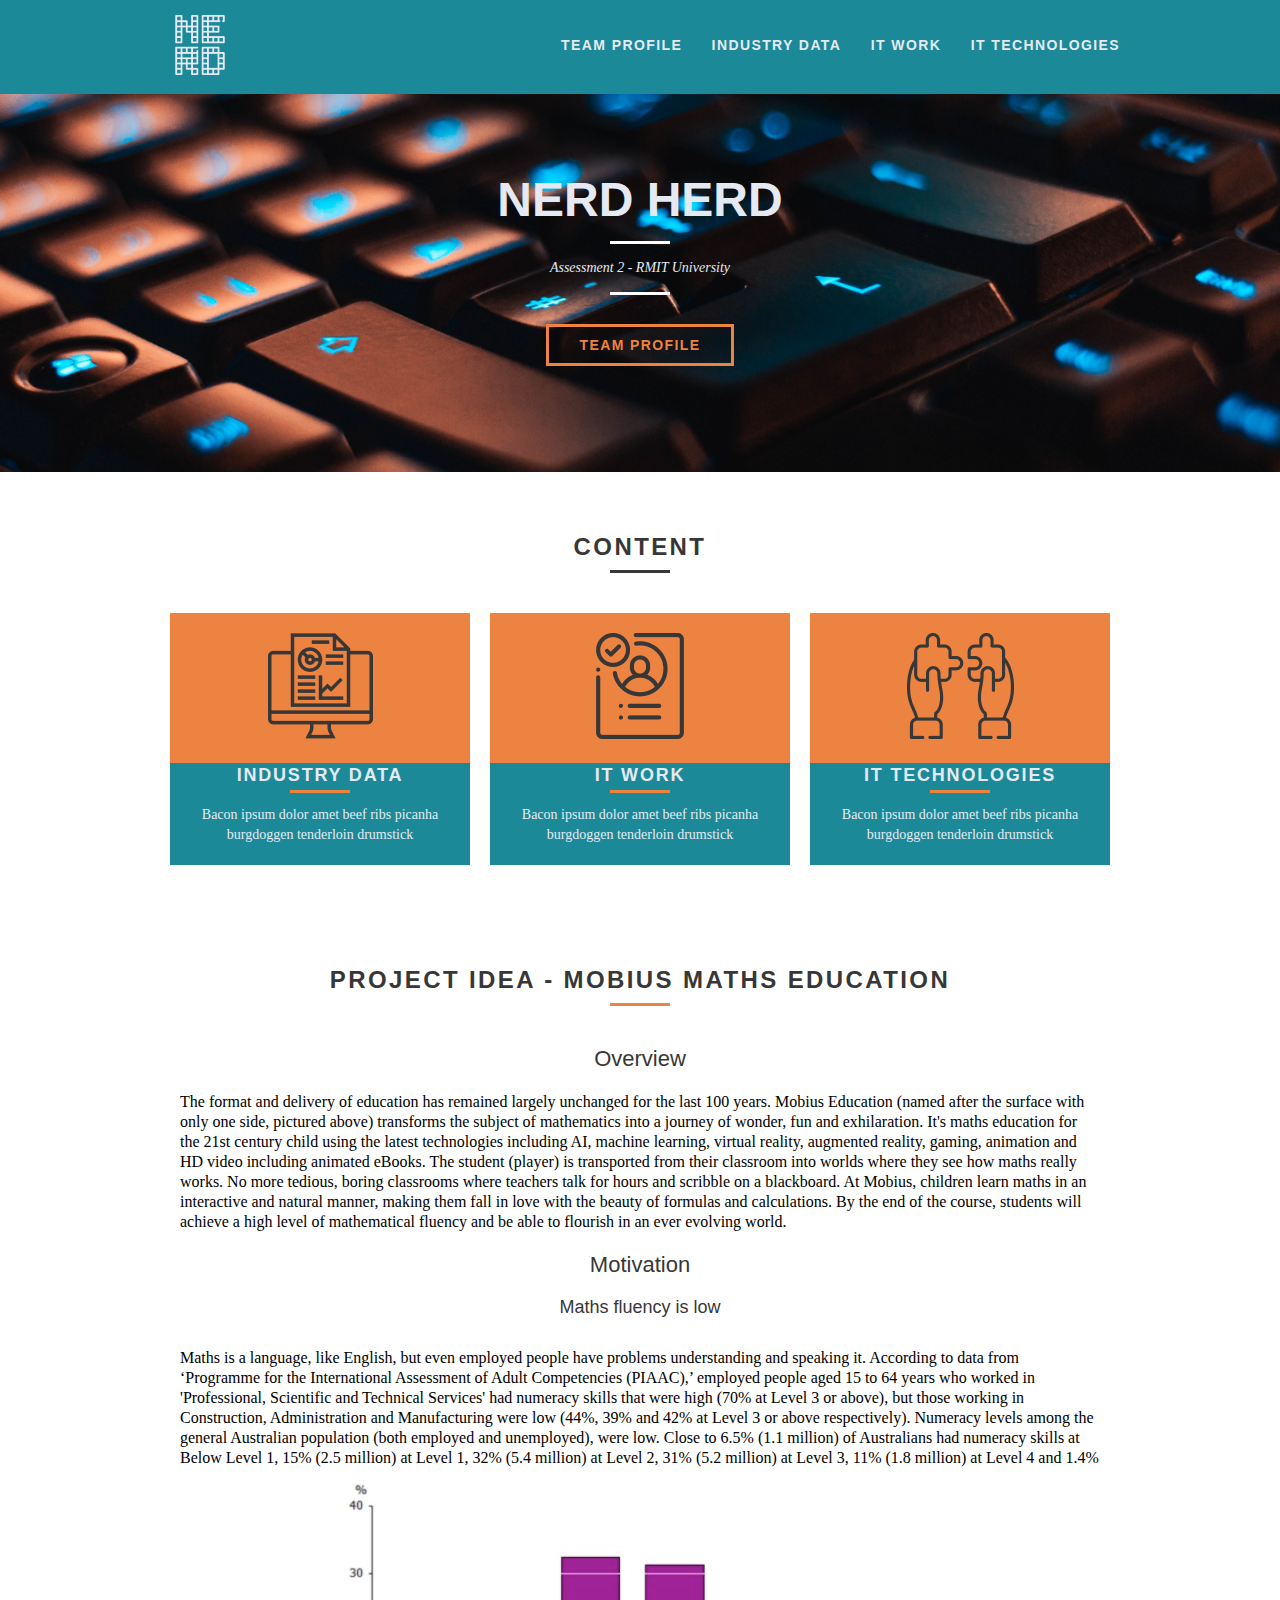
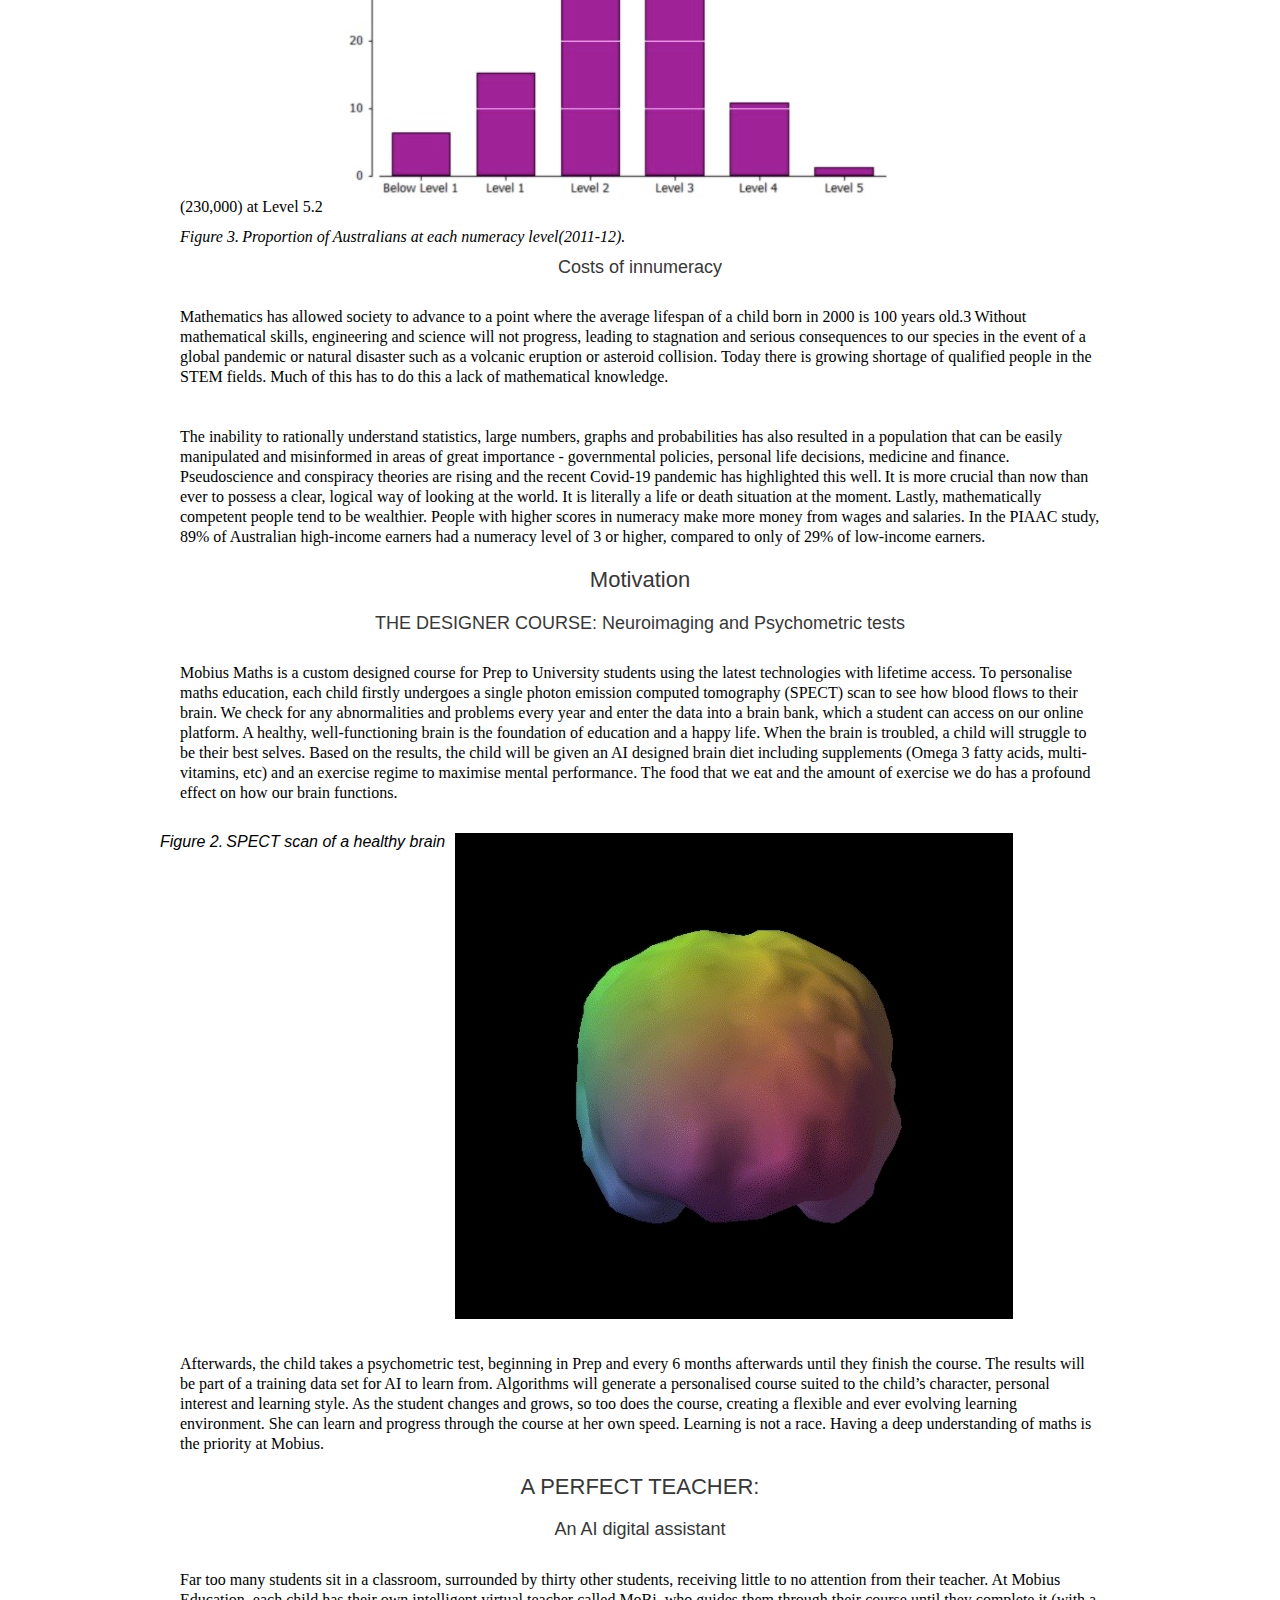
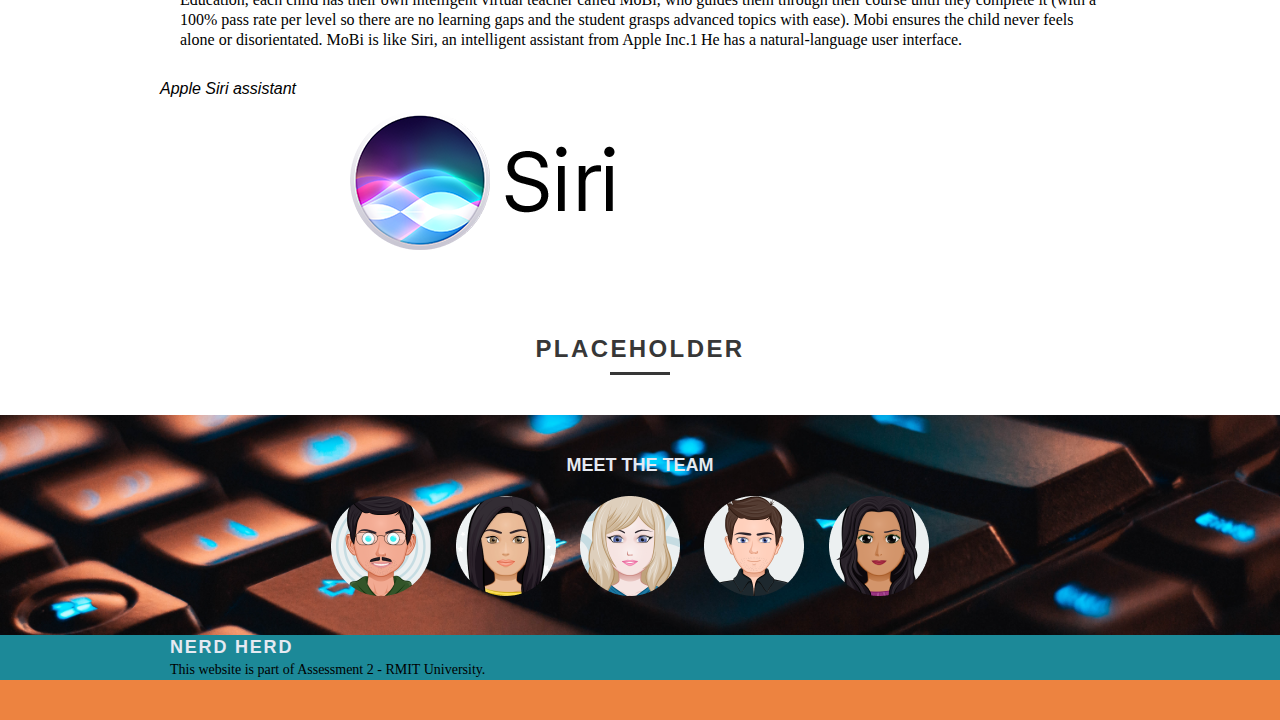
<file: assessment2Website/web/index.html>
<!DOCTYPE html>
<html>
<head>
	<meta charset="utf-8">
	<title>Nerd Herd</title>
	<link rel="stylesheet" href="css/normalize.css">
	<link rel="stylesheet" href="css/reset.css">
	<link rel="stylesheet" href="css/grid.css">
	<link rel="stylesheet" href="css/style.css">
</head>
<body>
	<header class="header">
		<div class="container">
			<a href="index.html" class="grid-4"> 
				<img src="img/nerd2.png" alt="Nerd Herd">
			</a>
			<nav class="grid12 header_menu">
				<ul>
					<li><a href="groupProfile.html"> Team Profile </a></li>
					<li><a href="industryData.html"> Industry Data </a></li>
					<li><a href="itWork.html"> IT Work </a></li>
					<li><a href="itTechnologies.html"> IT Technologies </a ></li>
				</ul>
			</nav>
		</div>
	</header>
	<section class="intro">
		<div class="container">
			<h1>Nerd Herd</h1>
			<blockquote class="quote-external">
				<p>Assessment 2 - RMIT University</p>
			</blockquote>
			<a href="groupProfile.html" class="btn">Team Profile</a>
		</div>
		
	</section>
	<section class="project container">
		<h2 class="subtitle">Content</h2>
		<ul class="project_list">

			<li class="grid-1-3">
				<div class="project_icons">
				<img src="img/industry-data5.png" alt="Industry Data">
				</div>
				<h3><a href="industryData.html">Industry Data</a></h3>
				<p>Bacon ipsum dolor amet beef ribs picanha burgdoggen tenderloin drumstick</p>
			</li>

			<li class="grid-1-3">
				<div class="project_icons">
				<img src="img/ideal-jobs1.png" alt="IT Work">
				</div>
				<h3><a href="itWork.html">IT Work</a></h3>
				<p>Bacon ipsum dolor amet beef ribs picanha burgdoggen tenderloin drumstick</p>
			</li>

			<li class="grid-1-3">
				<div class="project_icons">
				<img src="img/project-ideas2.png" alt="Project Ideas">
				</div>
				<h3><a href="itTechnologies.html">IT Technologies</a></h3>
				<p>Bacon ipsum dolor amet beef ribs picanha burgdoggen tenderloin drumstick</p>
			</li>

		</ul>

	</section>

	<section class="project-idea">
		<div class="container">
			<h2 class="subtitle"> Project Idea - Mobius Maths Education  </h2>
			<ul class="project_items">
				<h4>Overview</h4>	
				<a><p>
					The format and delivery of education has remained largely unchanged for the last 100 years. 
					Mobius Education (named after the surface with only one side, pictured above) transforms the 
					subject of mathematics into a journey of wonder, fun and exhilaration. It's maths education for 
					the 21st century child using the latest technologies including AI, machine learning, virtual 
					reality, augmented reality, gaming, animation and HD video including animated eBooks. 
					The student (player) is transported from their classroom into worlds where they see how maths 
					really works. No more tedious, boring classrooms where teachers talk for hours and scribble on 
					a blackboard. At Mobius, children learn maths in an interactive and natural manner, making 
					them fall in love with the beauty of formulas and calculations. By the end of the course, 
					students will achieve a high level of mathematical fluency and be able to flourish in an ever 
					evolving world. 
				</p>
				</a>
				<h4>Motivation</h4>
				<h3>Maths fluency is low</h3>
				<a><p>
					Maths is a language, like English, but even employed people have problems understanding and 
					speaking it. According to data from ‘Programme for the International Assessment of Adult 
					Competencies (PIAAC),’ employed people aged 15 to 64 years who worked in 'Professional, 
					Scientific and Technical Services' had numeracy skills that were high (70% at Level 3 or above), 
					but those working in Construction, Administration and Manufacturing were low (44%, 39% and 42% 
					at Level 3 or above respectively).
					Numeracy levels among the general Australian population (both employed and unemployed), were low. 
					Close to 6.5% (1.1 million) of Australians had numeracy skills at Below Level 1, 15% (2.5 million) 
					at Level 1, 32% (5.4 million) at Level 2, 31% (5.2 million) at Level 3, 11% (1.8 million) at Level 4 
					and 1.4% (230,000) at Level 5.2 

					<img src="img/graph1.jpeg" alt="Figure 3. Proportion of Australians at each numeracy level(2011-12).2">
					<cite>Figure 3. Proportion of Australians at each numeracy level(2011-12). </cite>
				</p>
				</a>
				<h3>Costs of innumeracy </h3>
				<a><p>
					Mathematics has allowed society to advance to a point where the average lifespan of a child born 
					in 2000 is 100 years old.3 Without mathematical skills, engineering and science will not progress, 
					leading to stagnation and serious consequences to our species in the event of a global pandemic or 
					natural disaster such as a volcanic eruption or asteroid collision. Today there is growing shortage 
					of qualified people in the STEM fields. Much of this has to do this a lack of mathematical knowledge.

				</p>
				</a>

				<a><p>
					The inability to rationally understand statistics, large numbers, graphs and probabilities 
					has also resulted in a population that can be easily manipulated and misinformed in areas of 
					great importance - governmental policies, personal life decisions, medicine and finance. 
					Pseudoscience and conspiracy theories are rising and the recent Covid-19 pandemic has highlighted 
					this well. It is more crucial than now than ever to possess a clear, logical way of looking 
					at the world. It is literally a life or death situation at the moment. Lastly, mathematically 
					competent people tend to be wealthier. People with higher scores in numeracy make more money 
					from wages and salaries. In the PIAAC study, 89% of Australian high-income earners had a numeracy 
					level of 3 or higher, compared to only of 29% of low-income earners.

				</p>
				</a>

				<h4>Motivation</h4>
				<h3>THE DESIGNER COURSE: Neuroimaging and Psychometric tests</h3>
				<a><p>
					Mobius Maths is a custom designed course for Prep to University students using the latest 
					technologies with lifetime access. To personalise maths education, each child firstly undergoes 
					a single photon emission computed tomography (SPECT) scan to see how blood flows to their brain. 
					We check for any abnormalities and problems every year and enter the data into a brain bank, 
					which a student can access on our online platform. A healthy, well-functioning brain is the 
					foundation of education and a happy life. When the brain is troubled, a child will struggle 
					to be their best selves. Based on the results, the child will be given an AI designed brain 
					diet including supplements (Omega 3 fatty acids, multi-vitamins, etc) and an exercise regime 
					to maximise mental performance. The food that we eat and the amount of exercise we do has a 
					profound effect on how our brain functions.</p>
				</a>
					<div class="citeImage">
					<img src="img/brain1.jpeg" alt="Figure 2. SPECT scan of a healthy brain">
					<cite>Figure 2. SPECT scan of a healthy brain </cite>
				</div>

				<a><p>
					Afterwards, the child takes a psychometric test, beginning in Prep and every 6 
					months afterwards until they finish the course. The results will be part of a training 
					data set for AI to learn from. Algorithms will generate a personalised course suited to the 
					child’s character, personal interest and learning style. As the student changes and grows, so 
					too does the course, creating a flexible and ever evolving learning environment. She can learn 
					and progress through the course at her own speed. Learning is not a race. Having a deep 
					understanding of maths is the priority at Mobius. 
				</p>
				</a>

				<h4>A PERFECT TEACHER:</h4>
				<h3> An AI digital assistant </h3>
				<a><p>
					Far too many students sit in a classroom, surrounded by thirty other students, 
					receiving little to no attention from their teacher. At Mobius Education, each child 
					has their own intelligent virtual teacher called MoBi, who guides them through their 
					course until they complete it (with a 100% pass rate per level so there are no learning 
					gaps and the student grasps advanced topics with ease). Mobi ensures the child never feels 
					alone or disorientated. MoBi is like Siri, an intelligent assistant from Apple Inc.1 He has 
					a natural-language user interface.
				</p></a>
				<div class="citeImage">
					<img src="img/apple-siri.png" alt="FIGURE: Apple Siri">
					<cite>Apple Siri assistant </cite>
				</div>

			</ul>
			</div>

	</section>

	<section class="quality container">
		<h2 class="subtitle"> placeholder</h2>
		

	</section>

	<section class="break">
		<div class="container footer_group">
			<h3>Meet the team</h3>
		<ul>
			<li><a href="http://www.facebook.com" target="_blank"><img src="img/bryce1.png"></a></li>
			<li><a href="http://www.instagram.com" target="_blank"><img src="img/cintia1.png"></a></li>
			<li><a href="http://www.twitter.com" target="_blank"><img src="img/chloe1.png"></a></li>
			<li><a href="http://www.twitter.com" target="_blank"><img src="img/bart1.png"></a></li>
			<li><a href="http://www.twitter.com" target="_blank"><img src="img/dee1.png"></a></li>
		</ul>
		</div>
	</section>

	<footer>
		<div class="footer">
			<div class="container">
			<div class="grid-8 footer_history">
				<h3> Nerd Herd</h3>
				<p>This website is part of Assessment 2 - RMIT University.</p>
			</div>	
			</div>
			
		</div>

		<div class="copyright">
			<div class="container">
				<p class="grid-16"></p>
			</div>
			
		</div>
	</footer>

</body>
</html>
</file>
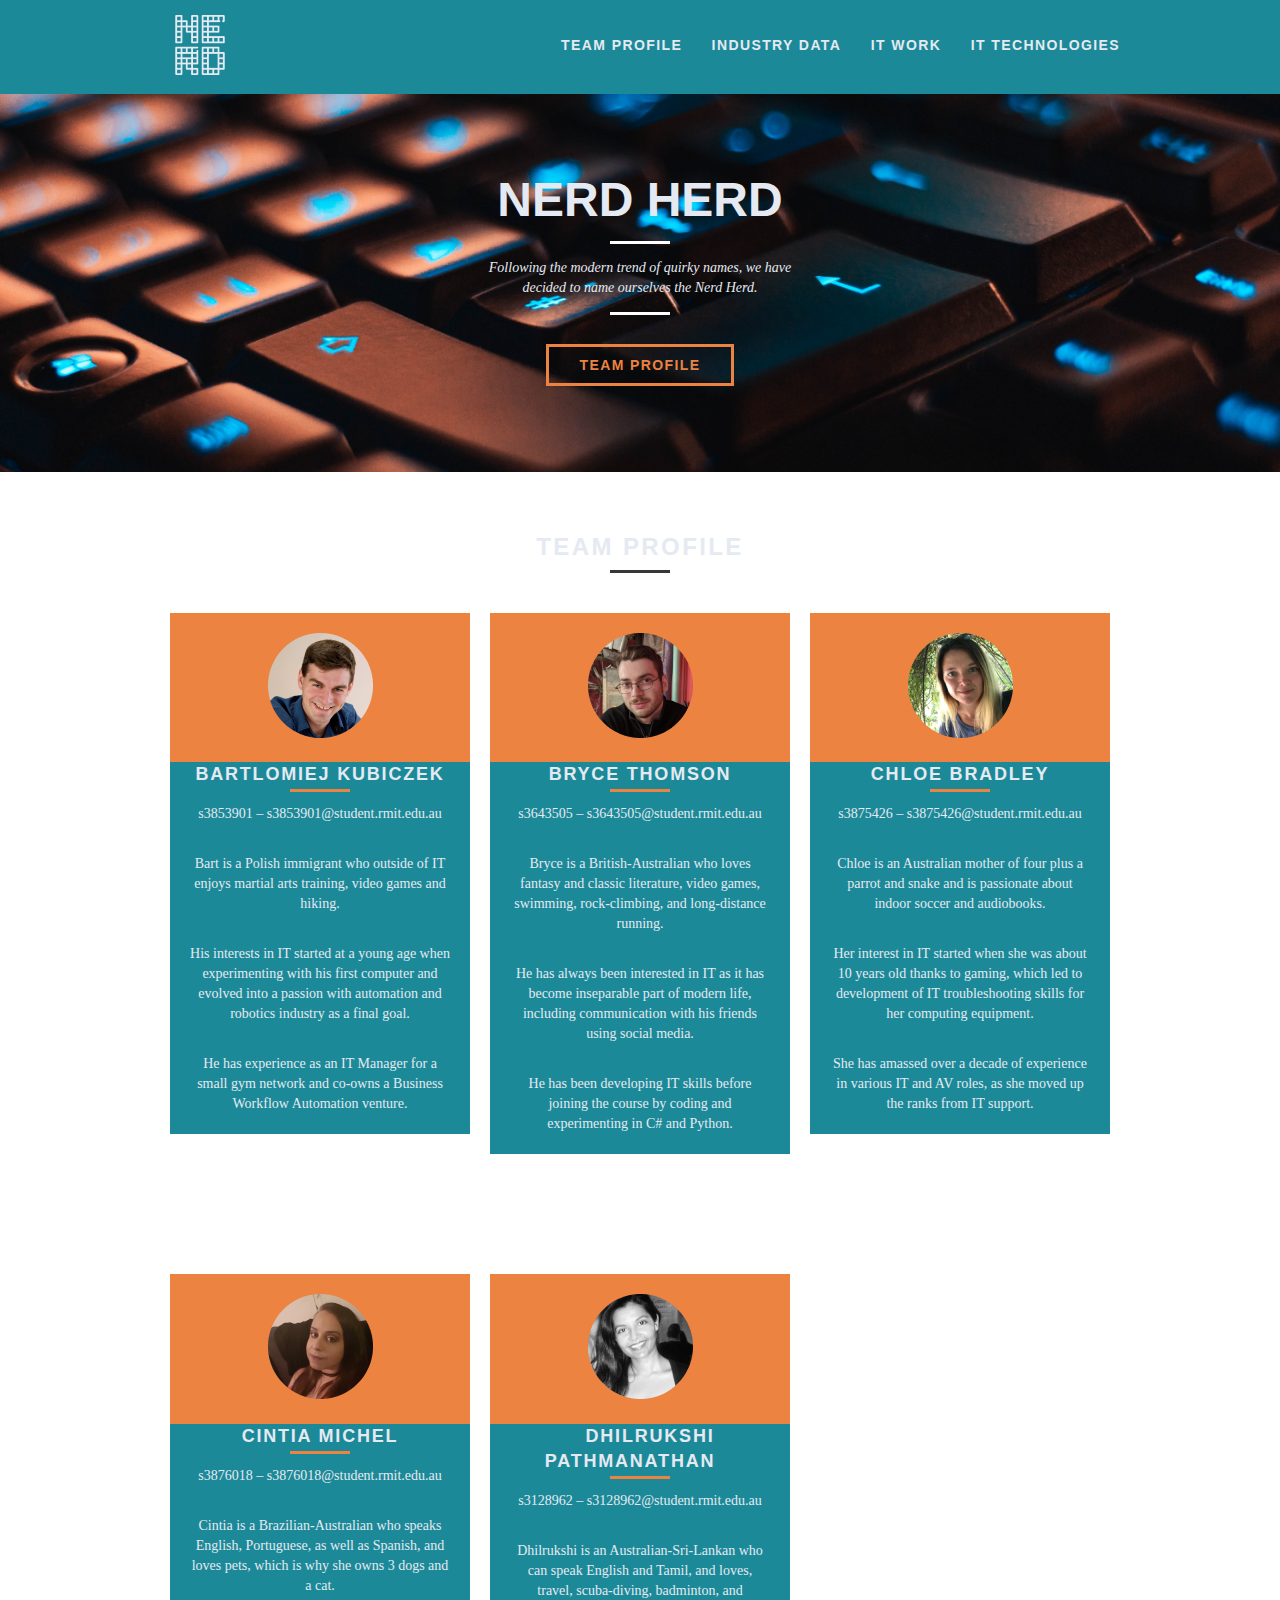
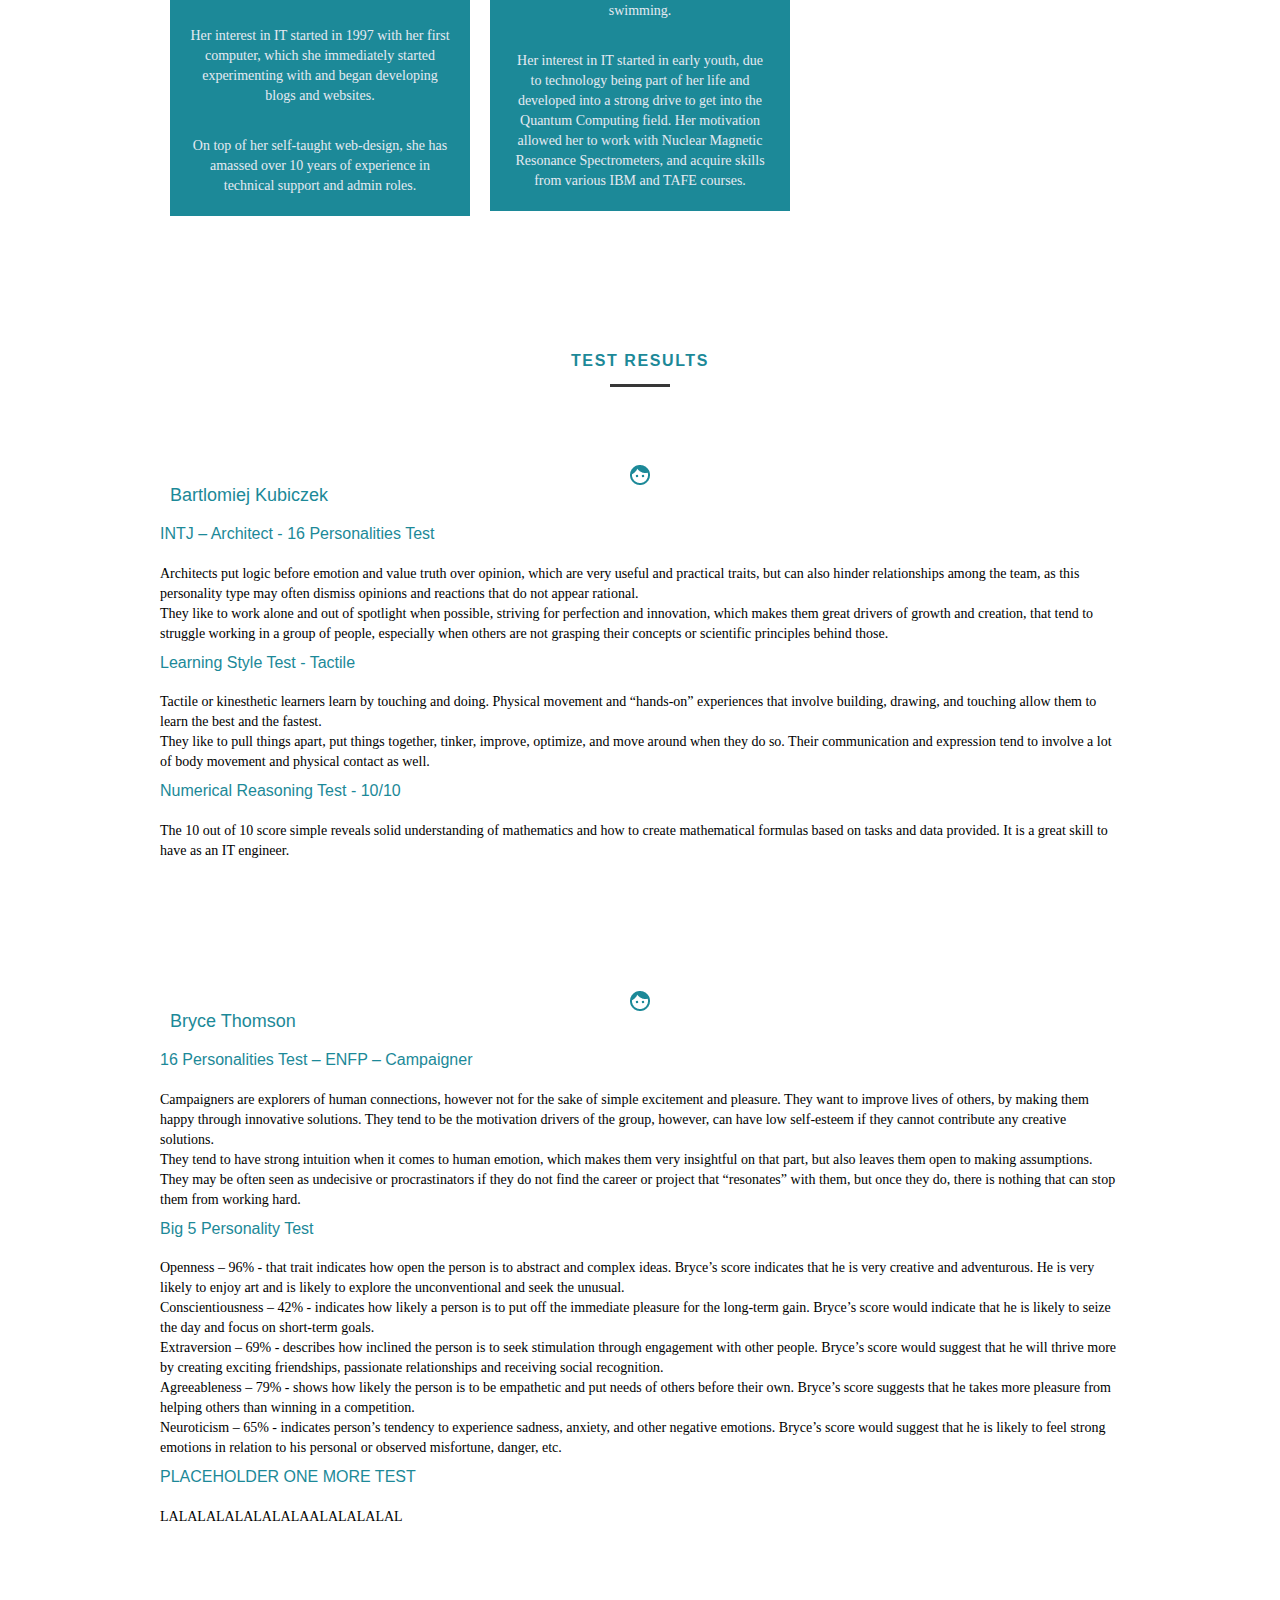
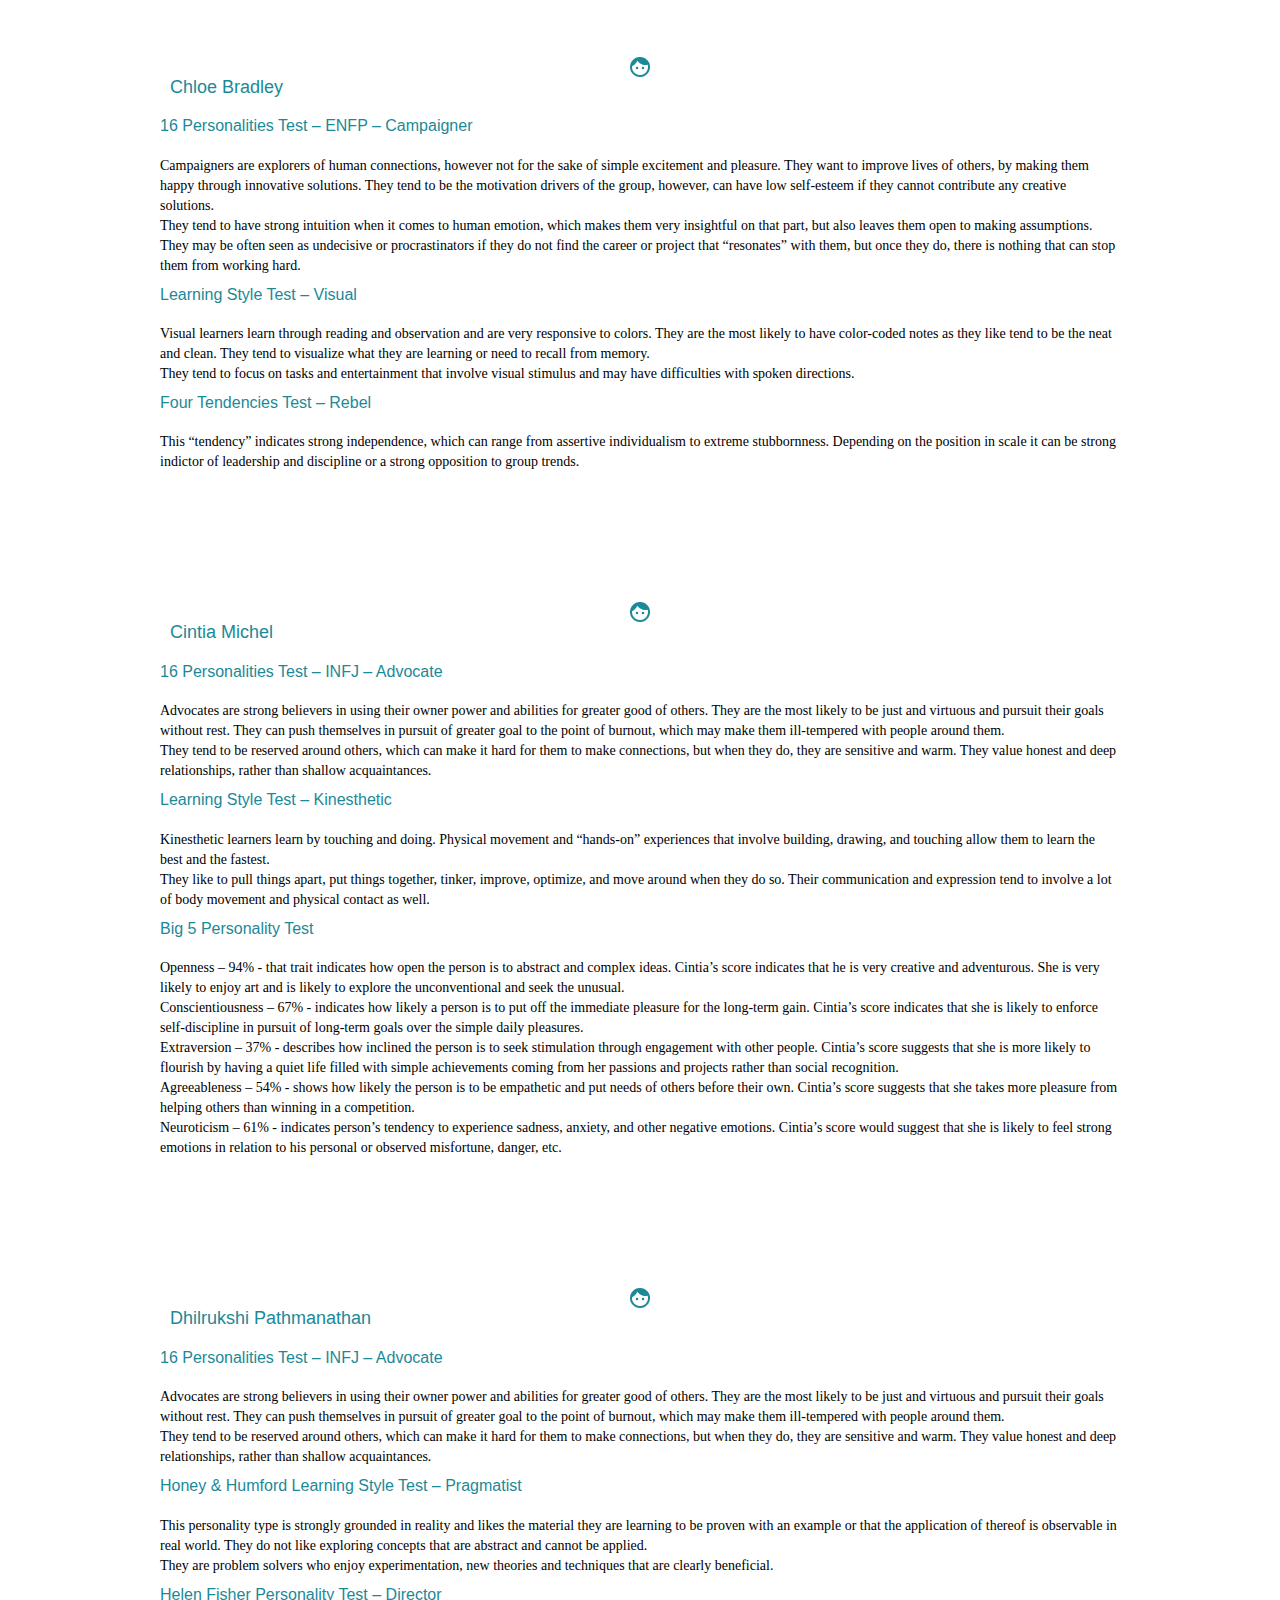
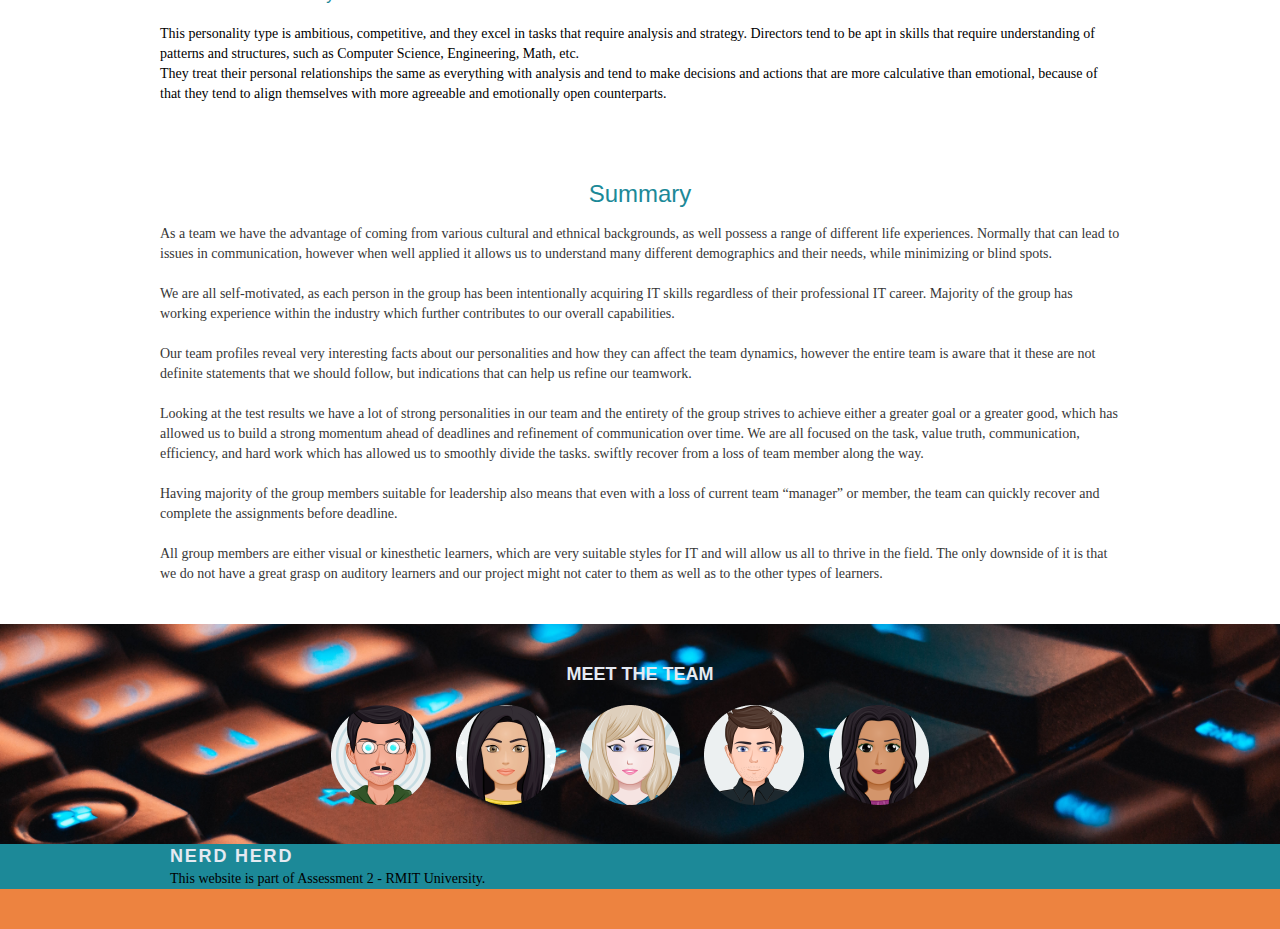
<file: assessment2Website/web/groupProfile.html>
<!DOCTYPE html>
<html>
<head>
	<meta charset="utf-8">
	<title>Nerd Herd</title>
	<link rel="stylesheet" href="css/normalize.css">
	<link rel="stylesheet" href="css/reset.css">
	<link rel="stylesheet" href="css/grid.css">
	<link rel="stylesheet" href="css/style.css">
</head>
<body>
	<header class="header">
		<div class="container">
			<a href="index.html" class="grid-4"> 
				<img src="img/nerd2.png" alt="Nerd Herd">
			</a>
			<nav class="grid12 header_menu">
				<ul>
					<li><a href="groupProfile.html"> Team Profile </a></li>
					<li><a href="industryData.html"> Industry Data </a></li>
					<li><a href="itWork.html"> IT Work </a></li>
					<li><a href="itTechnologies.html"> IT Technologies </a ></li>
				</ul>
			</nav>
		</div>
	</header>
	<section class="intro">
		<div class="container">
			<h1>Nerd Herd</h1>
			<blockquote class="quote-external">
				<p>Following the modern trend of quirky names, we have decided to name ourselves the Nerd Herd. </p>
			</blockquote>
			<a href="groupProfile.html" class="btn">Team Profile</a>
		</div>
		
	</section>
 
	<section class="team container">
		<h2 class="subtitle">Team Profile</h2>
		<ul class="team_list">

			<li class="grid-1-3">
				<div class="team_icons">
				<img src="img/bartReal.png" alt="bart">
				</div>
				<h3><a href="industryData.html">Bartlomiej Kubiczek </a></h3>
				<p> s3853901 – s3853901@student.rmit.edu.au </p>
				<p>Bart is a Polish immigrant who outside of IT enjoys martial arts training, video games and hiking.</p>
				<p>His interests in IT started at a young age when experimenting with his first computer and evolved into a passion with automation and robotics industry as a final goal.</p>
				<p> He has experience as an IT Manager for a small gym network and co-owns a Business Workflow Automation venture.</p>

			</li>

			<li class="grid-1-3">
				<div class="team_icons">
				<img src="img/bryceReal.png" alt="IT Work">
				</div>
				<h3><a href="itWork.html">Bryce Thomson</a></h3>
				<p>s3643505 – s3643505@student.rmit.edu.au</p>
				<p>Bryce is a British-Australian who loves fantasy and classic literature, video games, swimming, rock-climbing, and long-distance running.</p>
				<p>He has always been interested in IT as it has become inseparable part of modern life, including communication with his friends using social media.</p>
				<p>He has been developing IT skills before joining the course by coding and experimenting in C# and Python.</p>
			</li>

			<li class="grid-1-3">
				<div class="team_icons">
				<img src="img/chloeReal.png" alt="Chloe Bradley">
				</div>
				<h3><a href="itTechnologies.html">Chloe Bradley</a></h3>
				<p>s3875426 – s3875426@student.rmit.edu.au </p>
				<p>Chloe is an Australian mother of four plus a parrot and snake and is passionate about indoor soccer and audiobooks.</p>
				<p>Her interest in IT started when she was about 10 years old thanks to gaming, which led to development of IT troubleshooting skills for her computing equipment.</p>
				<p>She has amassed over a decade of experience in various IT and AV roles, as she moved up the ranks from IT support.</p>
			</li>

		</ul>

	</section>

	<section class="team container">
		<ul class="team_list">

			<li class="grid-1-3">
				<div class="team_icons">
				<img src="img/cintiaReal.png" alt="Cintia Michel">
				</div>
				<h3><a href="industryData.html">Cintia Michel</a></h3>
				<p>s3876018 – s3876018@student.rmit.edu.au </p>
				<p>Cintia is a Brazilian-Australian who speaks English, Portuguese, as well as Spanish, and loves pets, which is why she owns 3 dogs and a cat.</p>
				<p>Her interest in IT started in 1997 with her first computer, which she immediately started experimenting with and began developing blogs and websites.</p>
				<p>On top of her self-taught web-design, she has amassed over 10 years of experience in technical support and admin roles. </p>

			</li>

			<li class="grid-1-3">
				<div class="team_icons">
				<img src="img/deeReal.png" alt="IT Work">
				</div>
				<h3><a href="itWork.html">Dhilrukshi Pathmanathan</a></h3>
				<p>s3128962 – s3128962@student.rmit.edu.au</p>
				<p>Dhilrukshi is an Australian-Sri-Lankan who can speak English and Tamil, and loves, travel, scuba-diving, badminton, and swimming.</p>
				<p>Her interest in IT started in early youth, due to technology being part of her life and developed into a strong drive to get into the Quantum Computing field.
				Her motivation allowed her to work with Nuclear Magnetic Resonance Spectrometers, and acquire skills from various IBM and TAFE courses.</p>
			</li>

		</ul>

	</section>
	<section class="profile container">
		<h2 class="subtitle"> Test Results </h2>
		
		<h3> <img src="./img/face.png" alt="what"/> Bartlomiej Kubiczek </h3>
		<h2>INTJ – Architect  - 16 Personalities Test</h2>
		<p>Architects put logic before emotion and value truth over opinion, which are very useful and practical traits, 
			but can also hinder relationships among the team, as this personality type may often dismiss opinions and reactions 
			that do not appear rational.</p>
		<p>They like to work alone and out of spotlight when possible, striving for perfection and innovation, 
			which makes them great drivers of growth and creation, that tend to struggle working in a group of people, 
			especially when others are not grasping their concepts or scientific principles behind those.  </p>
			<h2>Learning Style Test - Tactile </h2>
		<p>Tactile or kinesthetic learners learn by touching and doing. Physical movement and “hands-on” 
			experiences that involve building, drawing, and touching allow them to learn the best and the fastest. </p>
		<p>They like to pull things apart, put things together, tinker, improve, optimize, and move around when they 
			do so. Their communication and expression tend to involve a lot of body movement and physical contact as well. </p>
			<h2>Numerical Reasoning Test - 10/10  </h2>
		<p>The 10 out of 10 score simple reveals solid understanding of mathematics and how to create mathematical 
			formulas based on tasks and data provided. It is a great skill to have as an IT engineer. </p>
		
	</section>
	<section class="profile container">
		
		<h3> <img src="./img/face.png" alt="what"/> Bryce Thomson </h3>
		<h2>16 Personalities Test – ENFP – Campaigner </h2>
		<p>Campaigners are explorers of human connections, however not for the sake of simple excitement and pleasure. 
			They want to improve lives of others, by making them happy through innovative solutions. 
			They tend to be the motivation drivers of the group, however, can have low self-esteem if they cannot 
			contribute any creative solutions. </p>
		<p>They tend to have strong intuition when it comes to human emotion, which makes them very insightful on 
			that part, but also leaves them open to making assumptions. They may be often seen as undecisive or 
			procrastinators if they do not find the career or project that “resonates” with them, but once they do, 
			there is nothing that can stop them from working hard.   </p>
			<h2>Big 5 Personality Test  </h2>
		<p>Openness – 96% - that trait indicates how open the person is to abstract and complex ideas. 
			Bryce’s score indicates that he is very creative and adventurous. He is very likely to enjoy art and 
			is likely to explore the unconventional and seek the unusual.  </p>
		<p>Conscientiousness – 42% - indicates how likely a person is to put off the immediate pleasure 
			for the long-term gain. Bryce’s score would indicate that he is likely to seize the day and focus on 
			short-term goals.  </p>
			<p>Extraversion – 69% - describes how inclined the person is to seek stimulation through 
				engagement with other people. Bryce’s score would suggest that he will thrive more by creating 
				exciting friendships, passionate relationships and receiving social recognition. </p>
				<p>Agreeableness – 79% - shows how likely the person is to be empathetic and put needs of others 
					before their own. Bryce’s score suggests that he takes more pleasure from helping others than 
					winning in a competition.  </p>
					<p>Neuroticism – 65% - indicates person’s tendency to experience sadness, anxiety, 
						and other negative emotions. Bryce’s score would suggest that he is likely to feel 
						strong emotions in relation to his personal or observed misfortune, danger, etc.  </p>

			<h2>PLACEHOLDER ONE MORE TEST </h2>
		<p>LALALALALALALALAALALALALAL </p>
		
	</section>

	<section class="profile container">
		
		<h3> <img src="./img/face.png" alt="what"/> Chloe Bradley  </h3>
		<h2>16 Personalities Test – ENFP – Campaigner </h2>
		<p>Campaigners are explorers of human connections, however not for the sake of simple excitement and pleasure. 
			They want to improve lives of others, by making them happy through innovative solutions. 
			They tend to be the motivation drivers of the group, however, can have low self-esteem if they cannot 
			contribute any creative solutions.  </p>
		<p>They tend to have strong intuition when it comes to human emotion, which makes them very insightful on 
			that part, but also leaves them open to making assumptions. They may be often seen as undecisive or 
			procrastinators if they do not find the career or project that “resonates” with them, but once they do, 
			there is nothing that can stop them from working hard.  </p>
			<h2>Learning Style Test – Visual  </h2>
		<p>Visual learners learn through reading and observation and are very responsive to colors. 
			They are the most likely to have color-coded notes as they like tend to be the neat and clean. 
			They tend to visualize what they are learning or need to recall from memory.  </p>
		<p>They tend to focus on tasks and entertainment that involve visual stimulus and may have difficulties 
			with spoken directions.  </p>

			<h2>Four Tendencies Test – Rebel  </h2>
		<p>This “tendency” indicates strong independence, which can range from assertive individualism to 
			extreme stubbornness. Depending on the position in scale it can be strong indictor of leadership and 
			discipline or a strong opposition to group trends. </p>
		
	</section>

	<section class="profile container">
		
		<h3> <img src="./img/face.png" alt="what"/> Cintia Michel  </h3>
		<h2>16 Personalities Test – INFJ – Advocate </h2>
		<p>Advocates are strong believers in using their owner power and abilities for greater good of others. 
			They are the most likely to be just and virtuous and pursuit their goals without rest. 
			They can push themselves in pursuit of greater goal to the point of burnout, which may make them 
			ill-tempered with people around them.  </p>
		<p>They tend to be reserved around others, which can make it hard for them to make connections, 
			but when they do, they are sensitive and warm. They value honest and deep relationships, 
			rather than shallow acquaintances.  </p>
			<h2>Learning Style Test – Kinesthetic  </h2>
		<p>Kinesthetic learners learn by touching and doing. Physical movement and “hands-on” experiences that 
			involve building, drawing, and touching allow them to learn the best and the fastest. </p>
		<p>They like to pull things apart, put things together, tinker, improve, optimize, and move around when they do so. 
			Their communication and expression tend to involve a lot of body movement and physical contact as well.  </p>

			<h2>Big 5 Personality Test  </h2>
		<p>Openness – 94% - that trait indicates how open the person is to abstract and complex ideas. 
			Cintia’s score indicates that he is very creative and adventurous. She is very likely to enjoy 
			art and is likely to explore the unconventional and seek the unusual.  </p>
			<p>Conscientiousness – 67% - indicates how likely a person is to put off the immediate pleasure for 
				the long-term gain. Cintia’s score indicates that she is likely to enforce self-discipline in 
				pursuit of long-term goals over the simple daily pleasures.</p>
				<p>Extraversion – 37% - describes how inclined the person is to seek stimulation through engagement 
					with other people. Cintia’s score suggests that she is more likely to flourish by having a quiet 
					life filled with simple achievements coming from her passions and projects rather than social 
					recognition.  </p>
					<p>Agreeableness – 54% - shows how likely the person is to be empathetic and put needs 
						of others before their own. Cintia’s score suggests that she takes more pleasure from 
						helping others than winning in a competition.  </p>
						<p>Neuroticism – 61% - indicates person’s tendency to experience sadness, anxiety, 
							and other negative emotions. Cintia’s score would suggest that she is likely to 
							feel strong emotions in relation to his personal or observed misfortune, danger, etc.  </p>
	</section>
	<section class="profile container">
		
		<h3> <img src="./img/face.png" alt="what"/> Dhilrukshi Pathmanathan </h3>
		<h2>16 Personalities Test – INFJ – Advocate  </h2>
		<p>Advocates are strong believers in using their owner power and abilities for greater good of others. 
			They are the most likely to be just and virtuous and pursuit their goals without rest. 
			They can push themselves in pursuit of greater goal to the point of burnout, which may make them 
			ill-tempered with people around them.   </p>
		<p>They tend to be reserved around others, which can make it hard for them to make connections, 
			but when they do, they are sensitive and warm. They value honest and deep relationships, 
			rather than shallow acquaintances.  </p>
			<h2>Honey & Humford Learning Style Test – Pragmatist  </h2>
		<p>This personality type is strongly grounded in reality and likes the material they are learning to 
			be proven with an example or that the application of thereof is observable in real world. 
			They do not like exploring concepts that are abstract and cannot be applied. </p>
		<p>They are problem solvers who enjoy experimentation, new theories and techniques that are clearly beneficial.  </p>

			<h2>Helen Fisher Personality Test – Director  </h2>
		<p>This personality type is ambitious, competitive, and they excel in tasks that require analysis and strategy.
			 Directors tend to be apt in skills that require understanding of patterns and structures, 
			 such as Computer Science, Engineering, Math, etc.  </p>
			 <p>They treat their personal relationships the same as everything with analysis and tend to make 
				 decisions and actions that are more calculative than emotional, because of that they tend to align 
				 themselves with more agreeable and emotionally open counterparts.  </p>
		
	</section>

	<section class="summary container">
		<div class="sum">
		<h3> Summary </h3>
		<p>As a team we have the advantage of coming from various cultural and ethnical backgrounds, 
			as well possess a range of different life experiences. Normally that can lead to issues in communication, 
			however when well applied it allows us to understand many different demographics and their needs, 
			while minimizing or blind spots.  </p>
		<p>We are all self-motivated, as each person in the group has been intentionally acquiring IT skills 
			regardless of their professional IT career. Majority of the group has working experience within the 
			industry which further contributes to our overall capabilities.  </p>
		<p>Our team profiles reveal very interesting facts about our personalities and how they can affect the 
			team dynamics, however the entire team is aware that it these are not definite statements that we should 
			follow, but indications that can help us refine our teamwork.  </p>
		<p>Looking at the test results we have a lot of strong personalities in our team and the entirety of the 
			group strives to achieve either a greater goal or a greater good, which has allowed us to build a strong 
			momentum ahead of deadlines and refinement of communication over time. We are all focused on the task, 
			value truth, communication, efficiency, and hard work which has allowed us to smoothly divide the tasks. 
			swiftly recover from a loss of team member along the way.   </p>
		<p>Having majority of the group members suitable for leadership also means that even with a loss of current 
			team “manager” or member, the team can quickly recover and complete the assignments before deadline.  </p>
			 <p>All group members are either visual or kinesthetic learners, which are very suitable styles for IT 
				 and will allow us all to thrive in the field. The only downside of it is that we do not have a 
				 great grasp on auditory learners and our project might not cater to them as well as to the other 
				 types of learners.  </p>
			 </div>
	</section>

	<section class="break">
		<div class="container footer_group">
			<h3>Meet the team</h3>
		<ul>
			<li><a href="http://www.facebook.com" target="_blank"><img src="img/bryce1.png"></a></li>
			<li><a href="http://www.instagram.com" target="_blank"><img src="img/cintia1.png"></a></li>
			<li><a href="http://www.twitter.com" target="_blank"><img src="img/chloe1.png"></a></li>
			<li><a href="http://www.twitter.com" target="_blank"><img src="img/bart1.png"></a></li>
			<li><a href="http://www.twitter.com" target="_blank"><img src="img/dee1.png"></a></li>
		</ul>
		</div>
	</section>

	
	<footer>
		<div class="footer">
			<div class="container">
			<div class="grid-8 footer_history">
				<h3> Nerd Herd</h3>
				<p>This website is part of Assessment 2 - RMIT University.</p>
			</div>	
			</div>
			
		</div>

		<div class="copyright">
			<div class="container">
				<p class="grid-16"></p>
			</div>
			
		</div>
	</footer>

</body>
</html>
</file>
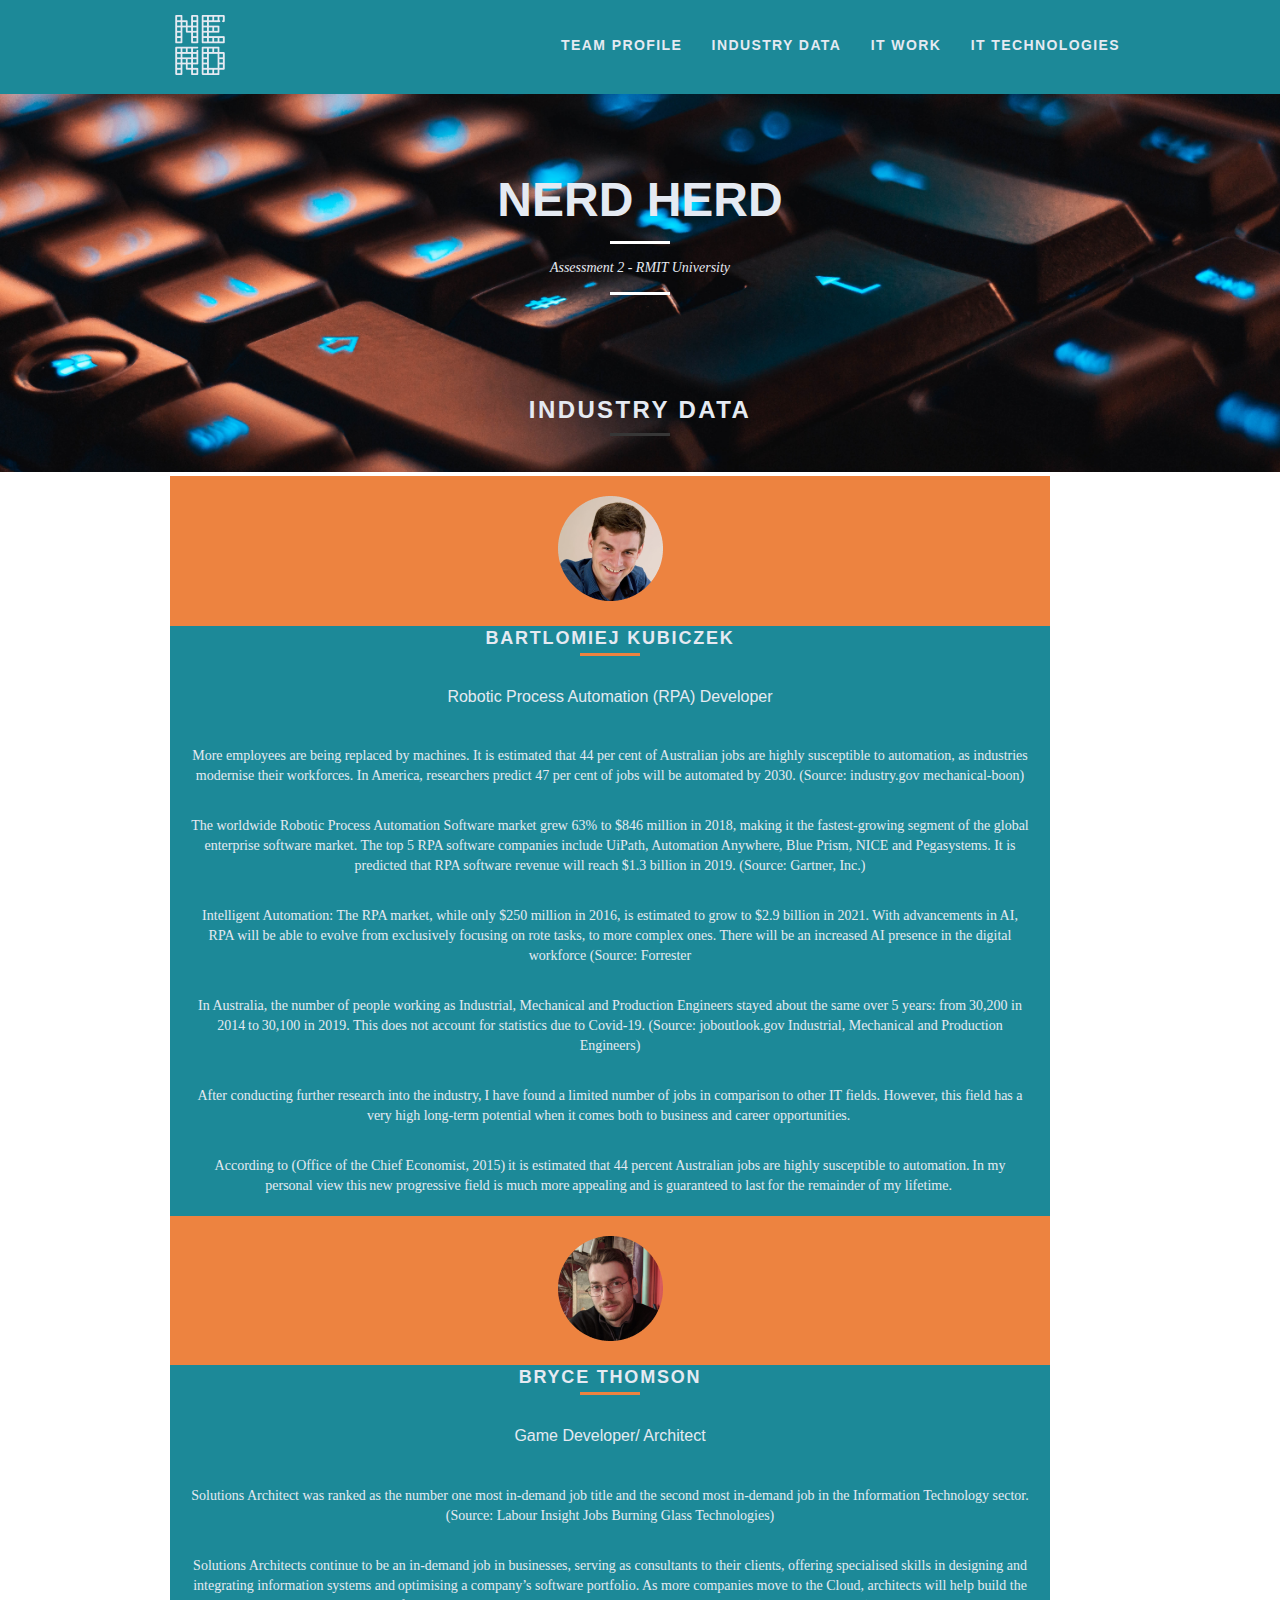
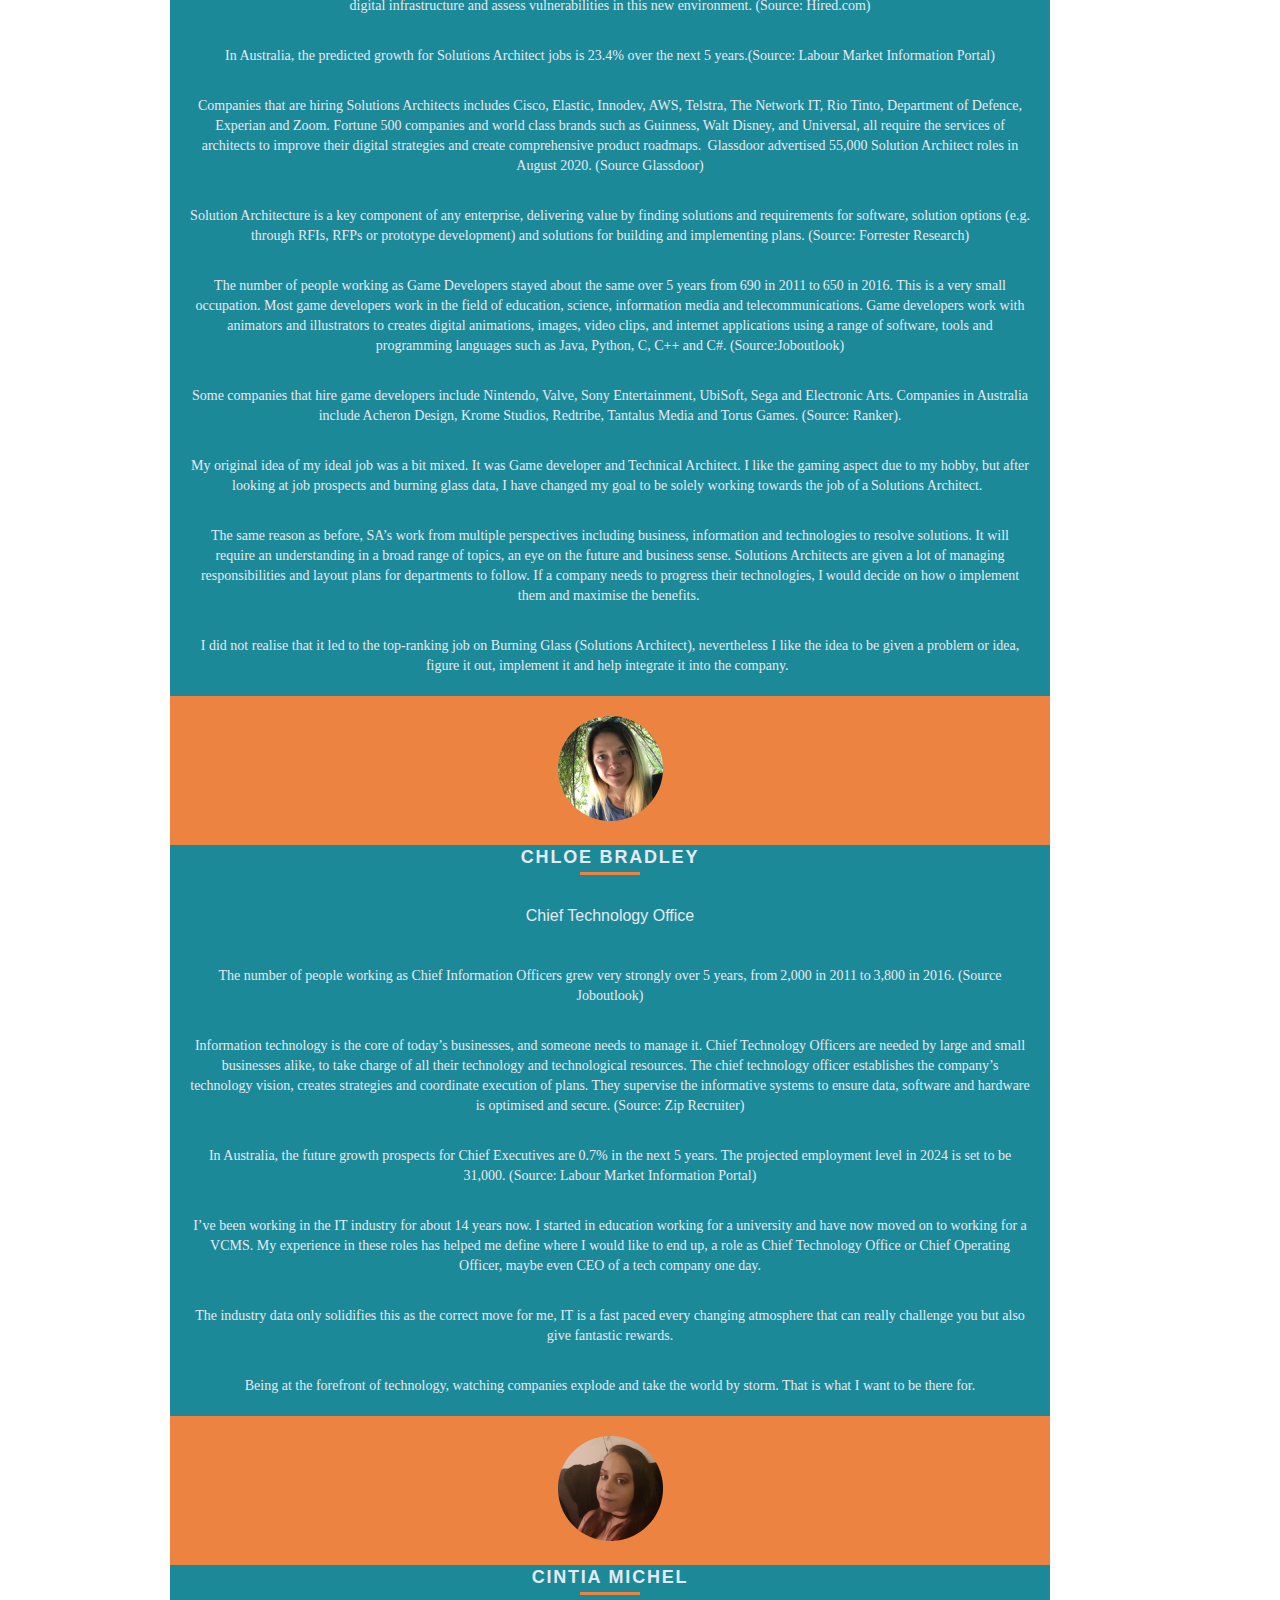
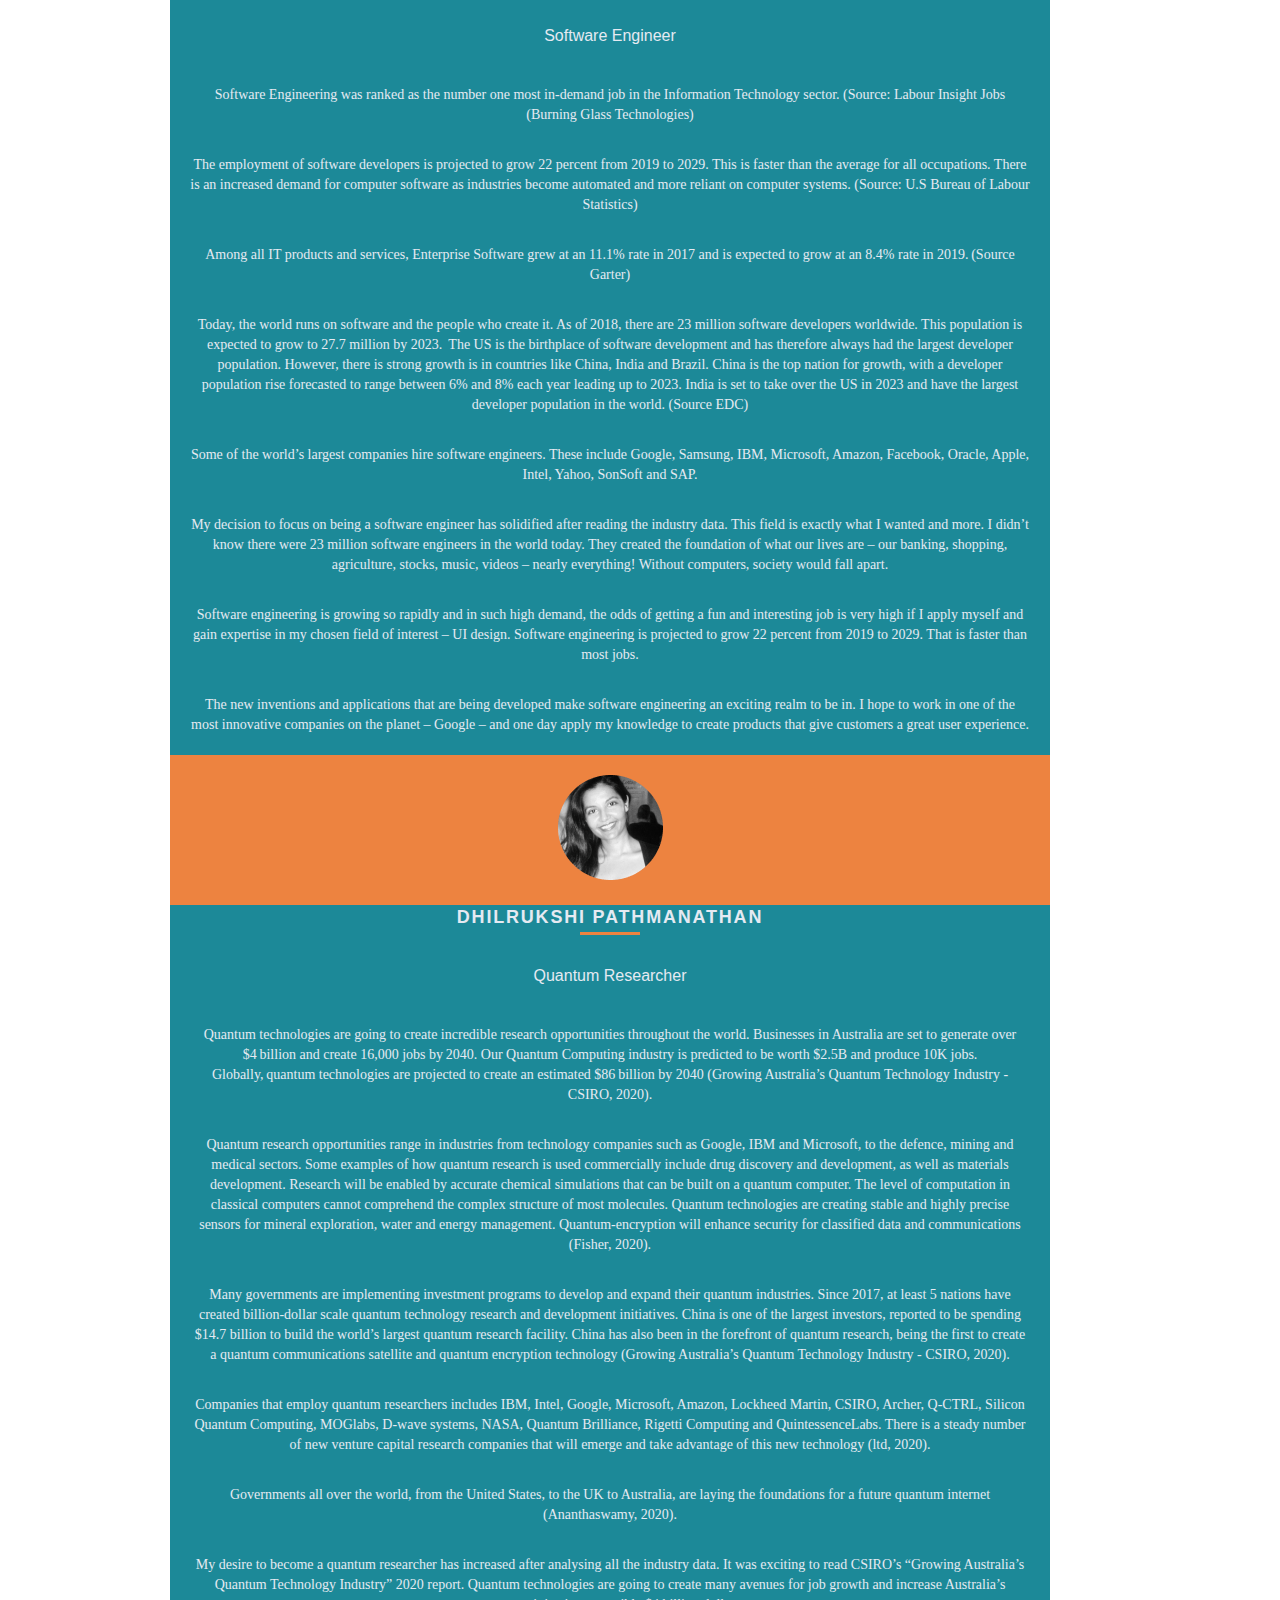
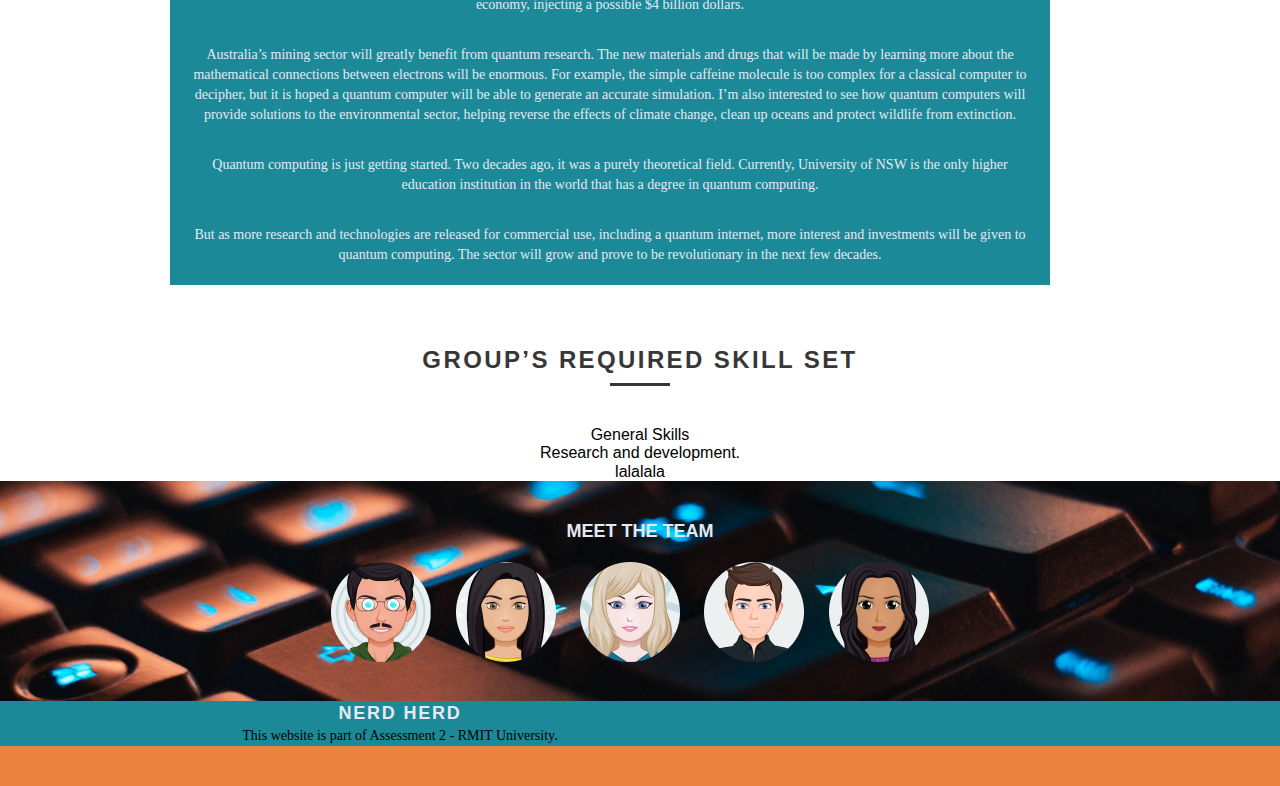
<file: assessment2Website/web/industryData.html>
<!DOCTYPE html>
<html>
<head>
	<meta charset="utf-8">
	<title>Nerd Herd</title>
	<link rel="stylesheet" href="css/normalize.css">
	<link rel="stylesheet" href="css/reset.css">
	<link rel="stylesheet" href="css/grid.css">
	<link rel="stylesheet" href="css/style.css">
</head>
<body>
	<header class="header">
		<div class="container">
			<a href="index.html" class="grid-4"> 
				<img src="img/nerd2.png" alt="nerd herd">
			</a>
			<nav class="grid12 header_menu">
				<ul>
					<li><a href="about.html"> Team Profile </a></li>
					<li><a href="products.html"> Industry Data </a></li>
					<li><a href="portfolio.html"> IT Work </a></li>
					<li><a href="contact.html"> IT Technologies </a ></li>
				</ul>
			</nav>
		</div>
	</header>
	<section class="intro">
		<div class="container">
			<h1>Nerd Herd</h1>
			<blockquote class="quote-external">
				<p>Assessment 2 - RMIT University</p>
			</blockquote>
			
		</div>
		
		<section class="team container">
			<h2 class="subtitle">Industry Data</h2>
			<ul class="team_list">
	
				<li class="grid-15">
					<div class="team_icons">
					<img src="img/bartReal.png" alt="bart">
					</div>
					<h3><a>Bartlomiej Kubiczek </a></h3>
					<p> <h4>Robotic Process Automation (RPA) Developer</h4> </p>
					<p>More employees are being replaced by machines. It is estimated that 44 per cent of Australian 
						jobs are highly susceptible to automation, as industries modernise their workforces. 
						In America, researchers predict 47 per cent of jobs will be automated by 2030. 
						(Source: industry.gov mechanical-boon)</p>
					<p>The worldwide Robotic Process Automation Software market grew 63% to $846 million in 2018, 
						making it the fastest-growing segment of the global enterprise software market. 
						The top 5 RPA software companies include UiPath, Automation Anywhere, Blue Prism, 
						NICE and Pegasystems. It is predicted that RPA software revenue will reach $1.3 billion in 2019. 
						(Source: Gartner, Inc.) </p>
					<p> Intelligent Automation: The RPA market, while only $250 million in 2016, 
						is estimated to grow to $2.9 billion in 2021. With advancements in AI, 
						RPA will be able to evolve from exclusively focusing on rote tasks, to more complex ones. 
						There will be an increased AI presence in the digital workforce (Source: Forrester </p>
						<p> In Australia, the number of people working as Industrial, Mechanical and Production 
							Engineers stayed about the same over 5 years: from 30,200 in 2014 to 30,100 in 2019. 
							This does not account for statistics due to Covid-19. (Source: joboutlook.gov Industrial,
							 Mechanical and Production Engineers) </p>
							 <p>After conducting further research into the industry, I have found a limited number 
								 of jobs in comparison to other IT fields. However, this field has a very high 
								 long-term potential when it comes both to business and career opportunities.  </p>
							 <p>According to (Office of the Chief Economist, 2015) it is estimated that 44 percent 
								 Australian jobs are highly susceptible to automation. In my personal view this new 
								 progressive field is much more appealing and is guaranteed to last for the 
								 remainder of my lifetime.  </p>
							 
				</li>
	
				<li class="grid-15">
					<div class="team_icons">
					<img src="img/bryceReal.png" alt="Bryce">
					</div>
					<h3><a>Bryce Thomson</a></h3>
					<p><h4>Game Developer/ Architect</h4> </p>
					<p>Solutions Architect was ranked as the number one most in-demand job title and the second most 
						in-demand job in the Information Technology sector. (Source: Labour Insight Jobs Burning Glass Technologies)</p>
					<p>Solutions Architects continue to be an in-demand job in businesses, 
						serving as consultants to their clients, offering specialised skills in designing and 
						integrating information systems and optimising a company’s software portfolio. 
						As more companies move to the Cloud, architects will help build the digital 
						infrastructure and assess vulnerabilities in this new environment. (Source: Hired.com)</p>
					<p> In Australia, the predicted growth for Solutions Architect jobs is 23.4% over the next 5 years.(Source: Labour Market Information Portal) </p>
					<p>Companies that are hiring Solutions Architects includes Cisco, Elastic, Innodev, AWS, Telstra, 
						The Network IT, Rio Tinto, Department of Defence, Experian and Zoom.  
						Fortune 500 companies and world class brands such as Guinness, Walt Disney, and Universal, 
						all require the services of architects to improve their digital strategies and create 
						comprehensive product roadmaps.  Glassdoor advertised 55,000 Solution Architect roles in 
						August 2020. (Source Glassdoor) </p>
						<p>Solution Architecture is a key component of any enterprise, delivering value by 
							finding solutions and requirements for software, solution options (e.g. through RFIs, 
							RFPs or prototype development) and solutions for building and implementing plans. 
							(Source: Forrester Research)</p>
							<p>The number of people working as Game Developers stayed about the same over 5 
								years from 690 in 2011 to 650 in 2016. This is a very small occupation. 
								Most game developers work in the field of education, science, information media 
								and telecommunications. Game developers work with animators and illustrators to 
								creates digital animations, images, video clips, and internet applications using  
								a range of software, tools and programming languages such as Java, Python, C, C++ and C#. 
								(Source:Joboutlook)</p>
								<p>Some companies that hire game developers include Nintendo, Valve, 
									Sony Entertainment, UbiSoft, Sega and Electronic Arts. Companies in Australia 
									include Acheron Design, Krome Studios, Redtribe, Tantalus Media and Torus Games. 
									(Source: Ranker).</p>
									<p>My original idea of my ideal job was a bit mixed. It was Game developer 
										and Technical Architect. I like the gaming aspect due to my hobby, 
										but after looking at job prospects and burning glass data, I have changed 
										my goal to be solely working towards the job of a Solutions Architect.   </p>
										<p>The same reason as before, SA’s work from multiple perspectives 
											including business, information and technologies to resolve solutions. 
											It will require an understanding in a broad range of topics, an eye on 
											the future and business sense. Solutions Architects are given a 
											lot of managing responsibilities and layout plans for departments to follow. 
											If a company needs to progress their technologies, I would decide on how 
											o implement them and maximise the benefits.  </p>
											<p>I did not realise that it led to the top-ranking job on Burning 
												Glass (Solutions Architect), nevertheless I like the idea to be 
												given a problem or idea, figure it out, implement it and help 
												integrate it into the company.   </p>
				</li>
	
				<li class="grid-15">
					<div class="team_icons">
					<img src="img/chloeReal.png" alt="Chloe Bradley">
					</div>
					<h3><a>Chloe Bradley</a></h3>
					<p><h4>Chief Technology Office </h4> </p>
					<p>The number of people working as Chief Information Officers grew very strongly over 5 years, 
						from 2,000 in 2011 to 3,800 in 2016. (Source Joboutlook) </p>
					<p>Information technology is the core of today’s businesses, and someone needs to manage it. 
						Chief Technology Officers are needed by large and small businesses alike, to take charge of 
						all their technology and technological resources. The chief technology officer establishes 
						the company’s technology vision, creates strategies and coordinate execution of plans. 
						They supervise the informative systems to ensure data, software and hardware is optimised 
						and secure. (Source: Zip Recruiter) </p>
					<p>In Australia, the future growth prospects for Chief Executives are 0.7% in the next 5 years. 
						The projected employment level in 2024 is set to be 31,000. 
						(Source: Labour Market Information Portal)</p>
						<p>I’ve been working in the IT industry for about 14 years now. I started in education 
							working for a university and have now moved on to working for a VCMS. My experience 
							in these roles has helped me define where I would like to end up, a role as Chief 
							Technology Office or Chief Operating Officer, maybe even CEO of a tech company one day.</p>
						<p>The industry data only solidifies this as the correct move for me, 
							IT is a fast paced every changing atmosphere that can really challenge you but 
							also give fantastic rewards.  </p>
							<p>Being at the forefront of technology, watching companies explode and take the 
								world by storm. That is what I want to be there for. </p>

				</li>

				<li class="grid-15">
					<div class="team_icons">
					<img src="img/cintiaReal.png" alt="Cintia">
					</div>
					<h3><a>Cintia Michel </a></h3>
					<p><h4>Software Engineer</h4> </p>
					<p>Software Engineering was ranked as the number one most in-demand job in the Information Technology sector. 
						(Source: Labour Insight Jobs (Burning Glass Technologies) </p>
					<p>The employment of software developers is projected to grow 22 percent from 2019 to 2029. 
						This is faster than the average for all occupations. There is an increased demand for 
						computer software as industries become automated and more reliant on computer systems. 
						(Source: U.S Bureau of Labour Statistics)   </p>
					<p>Among all IT products and services, Enterprise Software grew at an 11.1% rate in 2017 and is expected to grow at an 8.4% rate in 2019. (Source Garter) </p>
					<p>Today, the world runs on software and the people who create it. As of 2018, there are 23 million
						 software developers worldwide. This population is expected to grow to 27.7 million by 2023. 
						 The US is the birthplace of software development and has therefore always had the largest 
						 developer population. However, there is strong growth is in countries like China, India and 
						 Brazil. China is the top nation for growth, with a developer population rise forecasted to 
						 range between 6% and 8% each year leading up to 2023. India is set to take over the US in 
						 2023 and have the largest developer population in the world. (Source EDC)</p>
						 <p>Some of the world’s largest companies hire software engineers. 
							 These include Google, Samsung, IBM, Microsoft, Amazon, Facebook, Oracle, Apple, 
							 Intel, Yahoo, SonSoft and SAP.</p>
							 <p>My decision to focus on being a software engineer has solidified after reading 
								 the industry data. This field is exactly what I wanted and more. 
								 I didn’t know there were 23 million software engineers in the world today. 
								 They created the foundation of what our lives are – our banking, shopping, 
								 agriculture, stocks, music, videos – nearly everything! Without computers, 
								 society would fall apart.  </p>
								 <p>Software engineering is growing so rapidly and in such high demand, 
									 the odds of getting a fun and interesting job is very high if I apply 
									 myself and gain expertise in my chosen field of interest – UI design. 
									 Software engineering is projected to grow 22 percent from 2019 to 2029. 
									 That is faster than most jobs.  </p>
									 <p>The new inventions and applications that are being developed make 
										 software engineering an exciting realm to be in. I hope to work in one 
										 of the most innovative companies on the planet – Google – and one day 
										 apply my knowledge to create products that give customers a great user 
										 experience. </p>
				</li>

				<li class="grid-15">
					<div class="team_icons">
					<img src="img/deeReal.png" alt="Dhilrukshi Pathmanathan">
					</div>
					<h3><a>Dhilrukshi Pathmanathan </a></h3>
					<p><h4>Quantum Researcher </h4></p>
					<p>Quantum technologies are going to create incredible research opportunities throughout the world. 
						Businesses in Australia are set to generate over $4 billion and create 16,000 jobs by 2040. 
						Our Quantum Computing industry is predicted to be worth $2.5B and produce 10K jobs. 
						Globally, quantum technologies are projected to create an estimated $86 billion by 2040 
						(Growing Australia’s Quantum Technology Industry - CSIRO, 2020). </p>
					<p>Quantum research opportunities range in industries from technology companies such as Google, 
						IBM and Microsoft, to the defence, mining and medical sectors. Some examples of how quantum 
						research is used commercially include drug discovery and development, as well as materials 
						development. Research will be enabled by accurate chemical simulations that can be built on 
						a quantum computer. The level of computation in classical computers cannot comprehend the 
						complex structure of most molecules. Quantum technologies are creating stable and highly 
						precise sensors for mineral exploration, water and energy management. Quantum-encryption 
						will enhance security for classified data and communications (Fisher, 2020). </p>
					<p>Many governments are implementing investment programs to develop and expand their quantum 
						industries. Since 2017, at least 5 nations have created billion-dollar scale quantum 
						technology research and development initiatives. China is one of the largest investors, 
						reported to be spending $14.7 billion to build the world’s largest quantum research facility. 
						China has also been in the forefront of quantum research, being the first to create a quantum
						communications satellite and quantum encryption technology (Growing Australia’s Quantum 
						Technology Industry - CSIRO, 2020).</p>
						<p> Companies that employ quantum researchers includes IBM, Intel, Google, Microsoft, 
							Amazon, Lockheed Martin, CSIRO, Archer, Q-CTRL, Silicon Quantum Computing, MOGlabs, 
							D-wave systems, NASA, Quantum Brilliance, Rigetti Computing and QuintessenceLabs. 
							There is a steady number of new venture capital research companies that will emerge 
							and take advantage of this new technology (ltd, 2020).</p>
							<p>Governments all over the world, from the United States, to the UK to Australia, 
								are laying the foundations for a future quantum internet (Ananthaswamy, 2020).</p>
								<p>My desire to become a quantum researcher has increased after analysing all 
									the industry data. It was exciting to read CSIRO’s “Growing Australia’s 
									Quantum Technology Industry” 2020 report. Quantum technologies are going to 
									create many avenues for job growth and increase Australia’s economy, injecting 
									a possible $4 billion dollars.  </p>
								<p>Australia’s mining sector will greatly benefit from quantum research. 
									The new materials and drugs that will be made by learning more about the 
									mathematical connections between electrons will be enormous. For example, 
									the simple caffeine molecule is too complex for a classical computer to decipher, 
									but it is hoped a quantum computer will be able to generate an accurate simulation. 
									I’m also interested to see how quantum computers will provide solutions to the 
									environmental sector, helping reverse the effects of climate change, clean up oceans 
									and protect wildlife from extinction.  </p>
								<p>Quantum computing is just getting started. Two decades ago, it was a purely 
									theoretical field. Currently, University of NSW is the only higher education 
									institution in the world that has a degree in quantum computing. </p>
									<p>But as more research and technologies are released for commercial use, 
										including a quantum internet, more interest and investments will be given 
										to quantum computing. The sector will grow and prove to be revolutionary in 
										the next few decades.</p>
				</li>
			</ul>
	
		</section>
		<section class="skils">
			<h2 class="subtitle">Group’s Required Skill Set </h2>
			<h4>General Skills</h4>
			<ul>
				<ul><li>Research and development. </li></ul>
				<li>lalalala</li>
				</ul>
		</section>


		<section class="break">
			<div class="container footer_group">
				<h3>Meet the team</h3>
			<ul>
				<li><a href="http://www.facebook.com" target="_blank"><img src="img/bryce1.png"></a></li>
				<li><a href="http://www.instagram.com" target="_blank"><img src="img/cintia1.png"></a></li>
				<li><a href="http://www.twitter.com" target="_blank"><img src="img/chloe1.png"></a></li>
				<li><a href="http://www.twitter.com" target="_blank"><img src="img/bart1.png"></a></li>
				<li><a href="http://www.twitter.com" target="_blank"><img src="img/dee1.png"></a></li>
			</ul>
			</div>
		</section>
	
		
	<footer>
		<div class="footer">
			<div class="container">
			<div class="grid-8 footer_history">
				<h3> Nerd Herd</h3>
				<p>This website is part of Assessment 2 - RMIT University.</p>
			</div>	
			</div>
			
		</div>

		<div class="copyright">
			<div class="container">
				<p class="grid-16"></p>
			</div>
			
		</div>
	</footer>

</body>
</html>
</file>
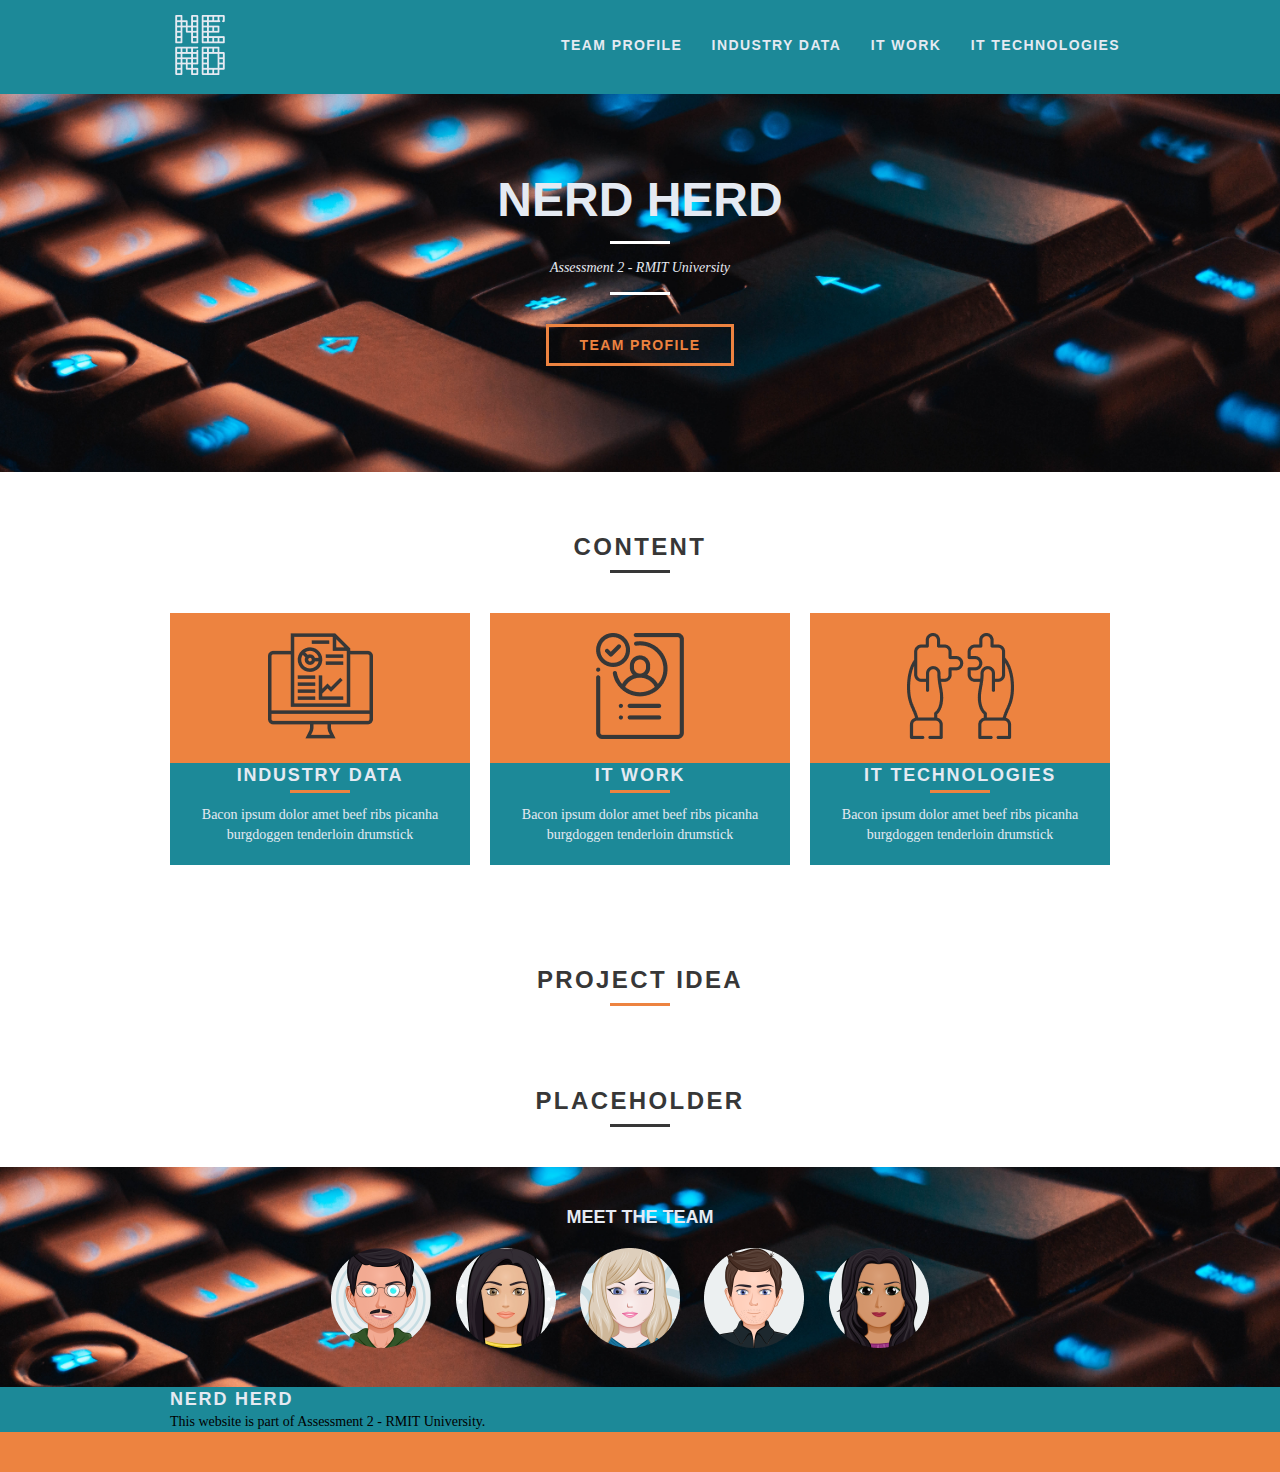
<file: assessment2Website/web/itTechnologies.html>
<!DOCTYPE html>
<html>
<head>
	<meta charset="utf-8">
	<title>Nerd Herd</title>
	<link rel="stylesheet" href="css/normalize.css">
	<link rel="stylesheet" href="css/reset.css">
	<link rel="stylesheet" href="css/grid.css">
	<link rel="stylesheet" href="css/style.css">
</head>
<body>
	<header class="header">
		<div class="container">
			<a href="index.html" class="grid-4"> 
				<img src="img/nerd2.png" alt="Nerd Herd">
			</a>
			<nav class="grid12 header_menu">
				<ul>
					<li><a href="groupProfile.html"> Team Profile </a></li>
					<li><a href="industryData.html"> Industry Data </a></li>
					<li><a href="itWork.html"> IT Work </a></li>
					<li><a href="itTechnologies.html"> IT Technologies </a ></li>
				</ul>
			</nav>
		</div>
	</header>
	<section class="intro">
		<div class="container">
			<h1>Nerd Herd</h1>
			<blockquote class="quote-external">
				<p>Assessment 2 - RMIT University</p>
			</blockquote>
			<a href="groupProfile.html" class="btn">Team Profile</a>
		</div>
		
	</section>
	<section class="project container">
		<h2 class="subtitle">Content</h2>
		<ul class="project_list">

			<li class="grid-1-3">
				<div class="project_icons">
				<img src="img/industry-data5.png" alt="Industry Data">
				</div>
				<h3><a href="industryData.html">Industry Data</a></h3>
				<p>Bacon ipsum dolor amet beef ribs picanha burgdoggen tenderloin drumstick</p>
			</li>

			<li class="grid-1-3">
				<div class="project_icons">
				<img src="img/ideal-jobs1.png" alt="IT Work">
				</div>
				<h3><a href="itWork.html">IT Work</a></h3>
				<p>Bacon ipsum dolor amet beef ribs picanha burgdoggen tenderloin drumstick</p>
			</li>

			<li class="grid-1-3">
				<div class="project_icons">
				<img src="img/project-ideas2.png" alt="Project Ideas">
				</div>
				<h3><a href="itTechnologies.html">IT Technologies</a></h3>
				<p>Bacon ipsum dolor amet beef ribs picanha burgdoggen tenderloin drumstick</p>
			</li>

		</ul>

	</section>

	<section class="project-idea">
		<div class="container">
			<h2 class="subtitle"> Project Idea </h2>
			<ul class="project_items">
							
			</ul>
			</div>

	</section>

	<section class="quality container">
		<h2 class="subtitle"> placeholder</h2>
		

	</section>

	<section class="break">
		<div class="container footer_group">
			<h3>Meet the team</h3>
		<ul>
			<li><a href="http://www.facebook.com" target="_blank"><img src="img/bryce1.png"></a></li>
			<li><a href="http://www.instagram.com" target="_blank"><img src="img/cintia1.png"></a></li>
			<li><a href="http://www.twitter.com" target="_blank"><img src="img/chloe1.png"></a></li>
			<li><a href="http://www.twitter.com" target="_blank"><img src="img/bart1.png"></a></li>
			<li><a href="http://www.twitter.com" target="_blank"><img src="img/dee1.png"></a></li>
		</ul>
		</div>
	</section>

	<footer>
		<div class="footer">
			<div class="container">
			<div class="grid-8 footer_history">
				<h3> Nerd Herd</h3>
				<p>This website is part of Assessment 2 - RMIT University.</p>
			</div>	
			</div>
			
		</div>

		<div class="copyright">
			<div class="container">
				<p class="grid-16"></p>
			</div>
			
		</div>
	</footer>

</body>
</html>
</file>
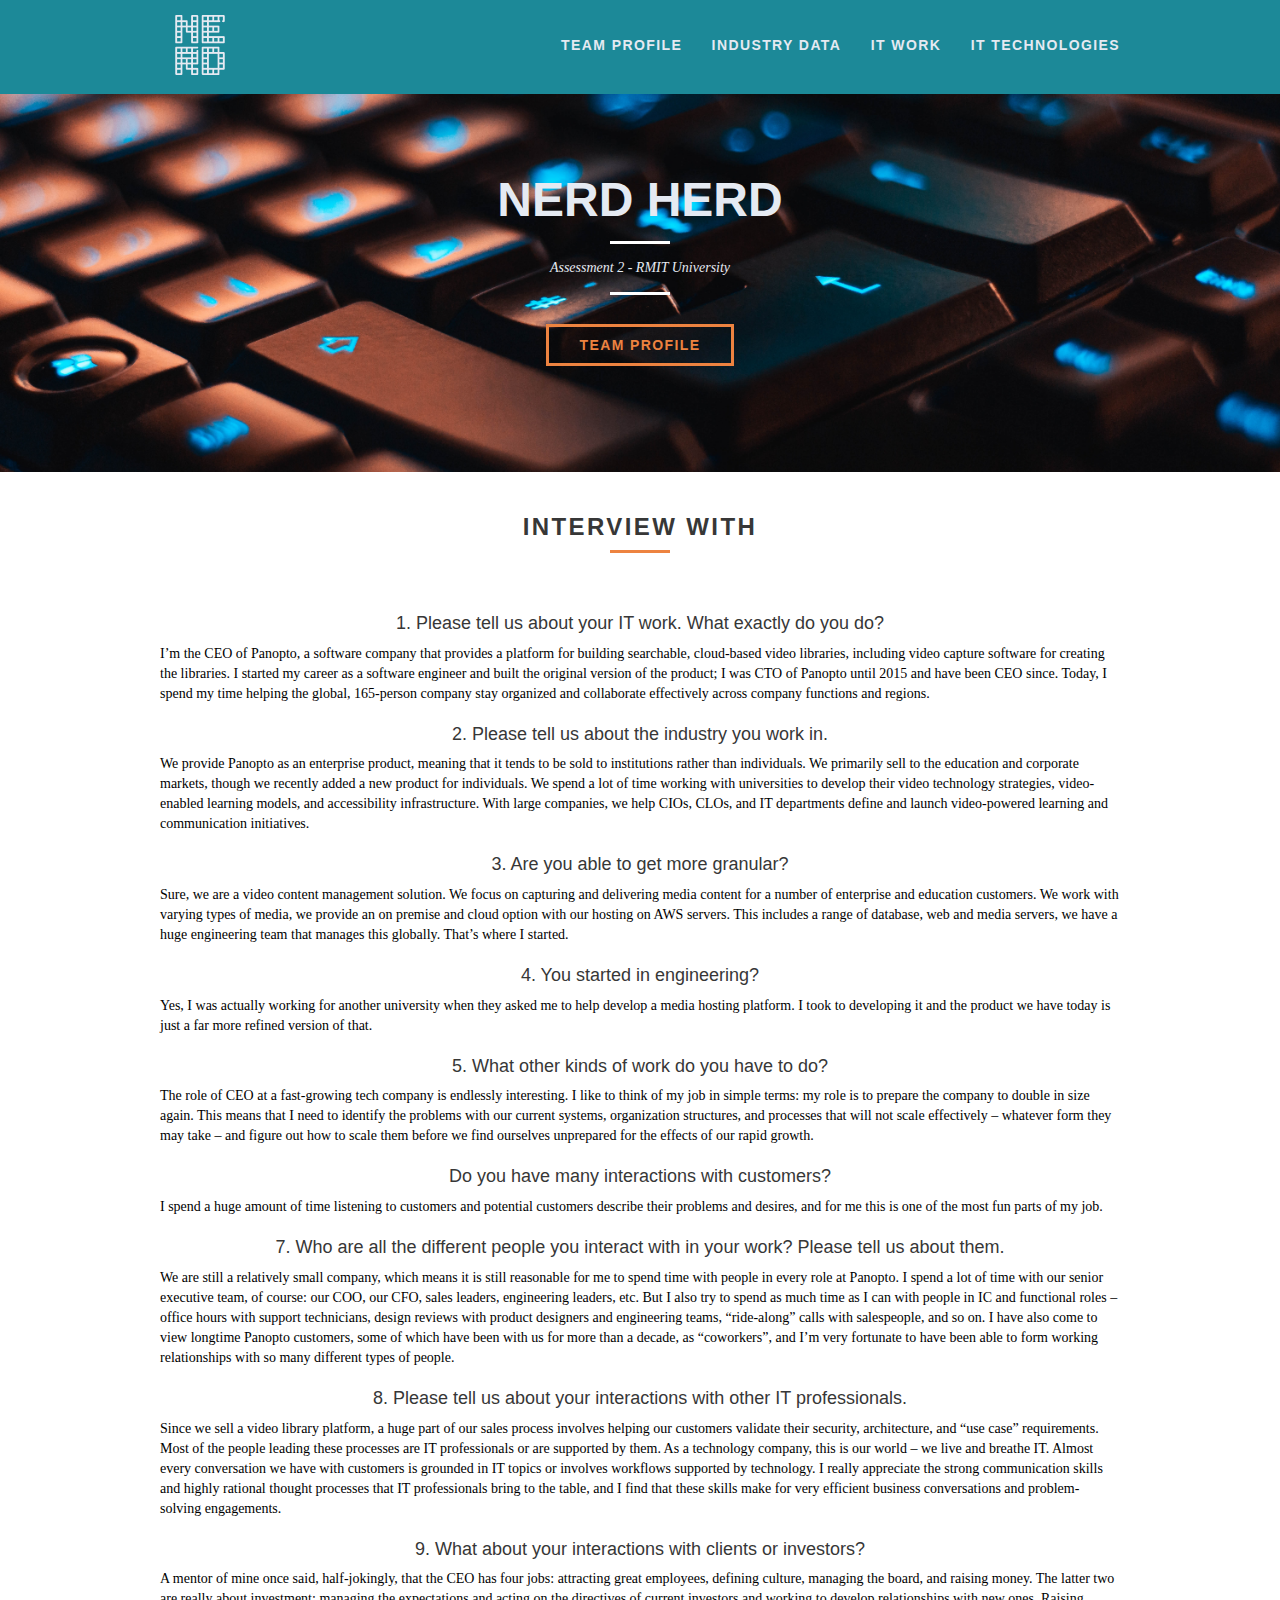
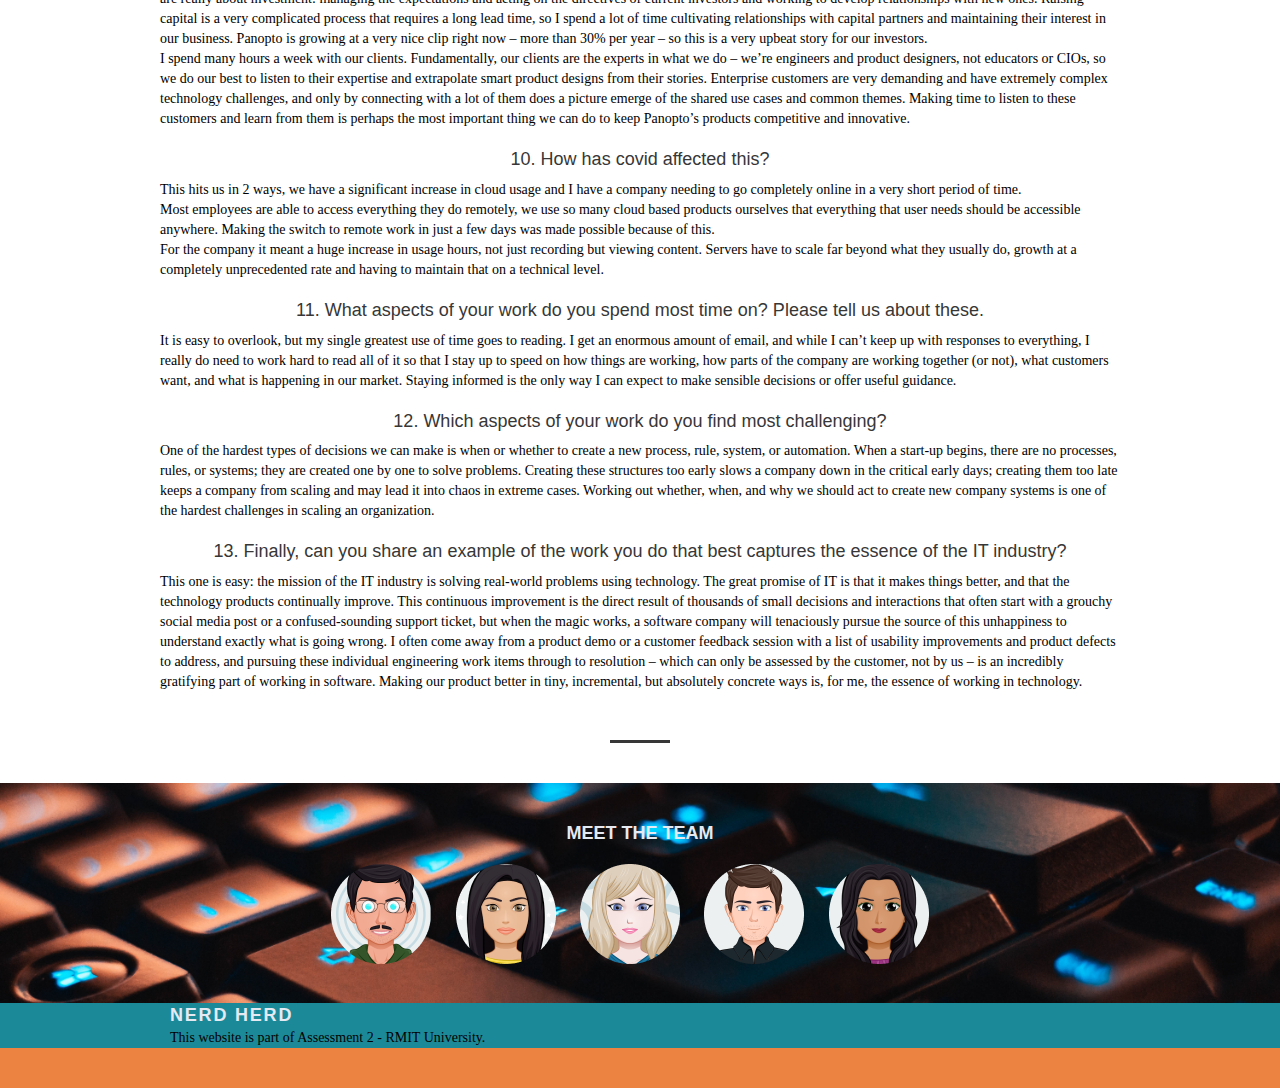
<file: assessment2Website/web/itWork.html>
<!DOCTYPE html>
<html>
<head>
	<meta charset="utf-8">
	<title>Nerd Herd</title>
	<link rel="stylesheet" href="css/normalize.css">
	<link rel="stylesheet" href="css/reset.css">
	<link rel="stylesheet" href="css/grid.css">
	<link rel="stylesheet" href="css/style.css">
</head>
<body>
	<header class="header">
		<div class="container">
			<a href="index.html" class="grid-4"> 
				<img src="img/nerd2.png" alt="Nerd Herd">
			</a>
			<nav class="grid12 header_menu">
				<ul>
					<li><a href="groupProfile.html"> Team Profile </a></li>
					<li><a href="industryData.html"> Industry Data </a></li>
					<li><a href="itWork.html"> IT Work </a></li>
					<li><a href="itTechnologies.html"> IT Technologies </a ></li>
				</ul>
			</nav>
		</div>
	</header>
	<section class="intro">
		<div class="container">
			<h1>Nerd Herd</h1>
			<blockquote class="quote-external">
				<p>Assessment 2 - RMIT University</p>
			</blockquote>
			<a href="groupProfile.html" class="btn">Team Profile</a>
		</div>
		
	</section>
	

	<section class="project-idea">
		<div class="container">
			<h2 class="subtitle"> Interview with </h2>
			<ul class="project_items">
			
			<p><h3>1. Please tell us about your IT work. What exactly do you do?</h3></p>
				<p>I’m the CEO of Panopto, a software company that provides a platform for building 
					searchable, cloud-based video libraries, including video capture software for 
					creating the libraries.  I started my career as a software engineer and built the 
					original version of the product; I was CTO of Panopto until 2015 and have been CEO since.  
					Today, I spend my time helping the global, 165-person company stay organized and 
					collaborate effectively across company functions and regions. </p>
				<p><h3>2. Please tell us about the industry you work in. </h3></p>
				<p>We provide Panopto as an enterprise product, meaning that it tends to be sold
					 to institutions rather than individuals.  We primarily sell to the education and
					  corporate markets, though we recently added a new product for individuals.  
					  We spend a lot of time working with universities to develop their video technology 
					  strategies, video-enabled learning models, and accessibility infrastructure. 
					   With large companies, we help CIOs, CLOs, and IT departments define and 
					   launch video-powered learning and communication initiatives. </p>	
					<p><h3>3. Are you able to get more granular? </h3></p>
					<p>Sure, we are a video content management solution. We focus on capturing 
						and delivering media content for a number of enterprise and education 
						customers. We work with varying types of media, we provide an on premise
						 and cloud option with our hosting on AWS servers. This includes a range
						  of database, web and media servers, we have a huge engineering team that
						   manages this globally. That’s where I started. </p>	
					<p><h3>4. You started in engineering? </h3></p>
					<p>Yes, I was actually working for another university when they asked 
						me to help develop a media hosting platform. I took to developing it 
						and the product we have today is just a far more refined version of that. </p>
					<p><h3>5. What other kinds of work do you have to do? </h3></p>
					<p>The role of CEO at a fast-growing tech company is endlessly interesting. 
					 I like to think of my job in simple terms:  my role is to prepare the company 
					 to double in size again.  This means that I need to identify the problems with our
					  current systems, organization structures, and processes that will not scale effectively
					   – whatever form they may take – and figure out how to scale them before we find 
					   ourselves unprepared for the effects of our rapid growth. </p>
					<p><h3> Do you have many interactions with customers? </h3></p>
					<p>I spend a huge amount of time listening to customers and potential 
						customers describe their problems and desires, and for me this is 
						one of the most fun parts of my job. </p>
						<p><h3> 7. Who are all the different people you interact with in your work? 
							Please tell us about them.  </h3></p>
						<p>We are still a relatively small company, which means it is 
							still reasonable for me to spend time with people in every role at 
							Panopto.  I spend a lot of time with our senior executive team, of 
							course:  our COO, our CFO, sales leaders, engineering leaders, etc. 
							 But I also try to spend as much time as I can with people in IC and 
							 functional roles – office hours with support technicians, design
							  reviews with product designers and engineering teams, “ride-along”
							calls with salespeople, and so on.  I have also come to view longtime
							Panopto customers, some of which have been with us for more than
							a decade, as “coworkers”, and I’m very fortunate to have been able to
							form working relationships with so many different types of people. </p>
						<p><h3>8. Please tell us about your interactions with other IT professionals. </h3></p>
						<p>Since we sell a video library platform, a huge part of our sales process 
							involves helping our customers validate their security, architecture, 
							and “use case” requirements.  Most of the people leading these processes
							 are IT professionals or are supported by them.  As a technology company, 
							 this is our world – we live and breathe IT.  Almost every conversation
							  we have with customers is grounded in IT topics or involves workflows 
							  supported by technology.  I really appreciate the strong communication 
							  skills and highly rational thought processes that IT professionals 
							  bring to the table, and I find that these skills make for very 
							  efficient business conversations and problem-solving engagements.</p>
						<p><h3>9. What about your interactions with clients or investors? </h3></p>
						<p>A mentor of mine once said, half-jokingly, that the CEO has four jobs: 
							attracting great employees, defining culture, managing the board, and 
							raising money.  The latter two are really about investment:  managing 
							the expectations and acting on the directives of current investors and 
							working to develop relationships with new ones.  Raising capital is a 
							very complicated process that requires a long lead time, so I spend a 
							lot of time cultivating relationships with capital partners and maintaining 
							their interest in our business.  Panopto is growing at a very nice clip 
							right now – more than 30% per year – so this is a very upbeat story for 
							our investors. </p>
						<p>I spend many hours a week with our clients. 
							Fundamentally, our clients are the experts in what we do – 
							we’re engineers and product designers, not educators or CIOs, 
							so we do our best to listen to their expertise and extrapolate 
							smart product designs from their stories.  Enterprise customers
							 are very demanding and have extremely complex technology challenges,
							 and only by connecting with a lot of them does a picture emerge 
							 of the shared use cases and common themes.  Making time to listen
							  to these customers and learn from them is perhaps the most important 
							  thing we can do to keep Panopto’s products competitive and innovative. </p>
						<p><h3>10. How has covid affected this? </h3></p>
						<p>This hits us in 2 ways, we have a significant increase in 
							cloud usage and I have a company needing to go completely online in a 
							very short period of time. </p>
							<p>Most employees are able to access everything they do remotely, we use
								 so many cloud based products ourselves that everything that user needs
								  should be accessible anywhere. Making the switch to remote work in 
								  just a few days was made possible because of this. </p>
							<p>For the company it meant a huge increase in usage hours, not just
								 recording but viewing content. Servers have to scale far beyond
								  what they usually do, growth at a completely unprecedented rate
								   and having to maintain that on a technical level. </p>
							<p><h3>11. What aspects of your work do you spend most time on? Please tell us about these. </h3></p>
							<p>It is easy to overlook, but my single greatest use of time goes to reading.  
								I get an enormous amount of email, and while I can’t keep up with responses 
								to everything, I really do need to work hard to read all of it so that I
								 stay up to speed on how things are working, how parts of the company are 
								 working together (or not), what customers want, and what is happening in 
								 our market.  Staying informed is the only way I can expect to make sensible 
								 decisions or offer useful guidance. </p>
							<p><h3>12. Which aspects of your work do you find most challenging? </h3></p>
							<p>One of the hardest types of decisions we can make is when or whether 
								to create a new process, rule, system, or automation.  When a start-up 
								begins, there are no processes, rules, or systems; they are created one 
								by one to solve problems.  Creating these structures too early slows a 
								company down in the critical early days; creating them too late keeps 
								a company from scaling and may lead it into chaos in extreme cases. 
								 Working out whether, when, and why we should act to create new 
								 company systems is one of the hardest challenges in scaling an 
								 organization. </p>
							<p><h3>13. Finally, can you share an example of the work you do that best captures the
								 essence of the IT industry? </h3></p>
								<p>This one is easy:  the mission of the IT industry is solving real-world 
									problems using technology.  The great promise of IT is that it makes 
									things better, and that the technology products continually improve. 
									This continuous improvement is the direct result of thousands of 
									small decisions and interactions that often start with a grouchy 
									social media post or a confused-sounding support ticket, but 
									when the magic works, a software company will tenaciously pursue 
									the source of this unhappiness to understand exactly what is going wrong.
									 I often come away from a product demo or a customer feedback 
									 session with a list of usability improvements and product defects 
									 to address, and pursuing these individual engineering work items 
									 through to resolution – which can only be assessed by the customer, 
									 not by us – is an incredibly gratifying part of working in software. 
									 Making our product better in tiny, incremental, but absolutely 
									 concrete ways is, for me, the essence of working in technology. </p>
			</ul>
			</div>

	</section>

	<section class="quality container">
		<h2 class="subtitle"></h2>
		

	</section>

	<section class="break">
		<div class="container footer_group">
			<h3>Meet the team</h3>
		<ul>
			<li><a href="http://www.facebook.com" target="_blank"><img src="img/bryce1.png"></a></li>
			<li><a href="http://www.instagram.com" target="_blank"><img src="img/cintia1.png"></a></li>
			<li><a href="http://www.twitter.com" target="_blank"><img src="img/chloe1.png"></a></li>
			<li><a href="http://www.twitter.com" target="_blank"><img src="img/bart1.png"></a></li>
			<li><a href="http://www.twitter.com" target="_blank"><img src="img/dee1.png"></a></li>
		</ul>
		</div>
	</section>

	<footer>
		<div class="footer">
			<div class="container">
			<div class="grid-8 footer_history">
				<h3> Nerd Herd</h3>
				<p>This website is part of Assessment 2 - RMIT University.</p>
			</div>	
			</div>
			
		</div>

		<div class="copyright">
			<div class="container">
				<p class="grid-16"></p>
			</div>
			
		</div>
	</footer>

</body>
</html>
</file>
<file: assessment2Website/web/css/grid.css>
*, *:before, *:after {
  -webkit-box-sizing: border-box; 
  -moz-box-sizing: border-box; 
  box-sizing: border-box;
}

.container {
	width: 960px;
	margin: 0 auto;
	padding: 0px;
	position: relative;
}

.container:after, .container:before {
	content: " ";
	display: table;
}

.container:after {
	clear: both;
}

.grid-1, .grid-2, .grid-3, .grid-4, .grid-5, .grid-6, .grid-7, .grid-8, .grid-9, .grid-10, .grid-11, .grid-12, .grid-13, .grid-14, .grid-15, .grid-16, .grid-1-3 {
	float: left;
	margin-left: 10px;
	margin-right: 10px;
}

.grid-1 	{width: 40px;}
.grid-2 	{width: 100px;}
.grid-3 	{width: 160px;}
.grid-4 	{width: 220px;}
.grid-5 	{width: 280px;}
.grid-6 	{width: 340px;}
.grid-7 	{width: 400px;}
.grid-8 	{width: 460px;}
.grid-9 	{width: 520px;}
.grid-10 	{width: 580px;}
.grid-11 	{width: 640px;}
.grid-12 	{width: 700px;}
.grid-13 	{width: 760px;}
.grid-14 	{width: 820px;}
.grid-15 	{width: 880px;}
.grid-16 	{width: 940px;}
.grid-1-3	{width: 300px;}

@media only screen and (min-width: 768px) and (max-width: 959px){
	p {
		color:blue;
	}
}
</file>
<file: assessment2Website/web/css/style.css>
/* general style */

body{
	font-family: Arial, Helvetica, Sans-Serif;
}

p{
	font-family: Georgia, "Times New Roman", Serif;
	font-size: 14px;
	line-height: 20px
}



.btn{
	border: 3px solid #ED8340;
	padding: 10px 30px;
	color: #ED8340;
	font-size: 14px;
	line-height: 20px;
	text-transform: uppercase;
	font-weight: bold;
	letter-spacing: .1em;
}

.btn:hover {
	color: #E5EAF2;
	border-color: #E5EAF2;

}

.blackbtn {
	border: 3px solid #ED8340;
	padding: 10px 30px;
	color: #ED8340;
	font-size: 14px;
	line-height: 20px;
	text-transform: uppercase;
	font-weight: bold;
	letter-spacing: .1em;
}

.blackbtn:hover {
	color: #373737;
	border-color: #373737;
}

.subtitle{
	font-size: 24px;
	line-height: 30px;
	font-weight: bold;
	letter-spacing: .1em;
	color: #373737;
	text-transform: uppercase;
	text-align: center;
	margin-bottom: 40px;
}

.subtitle::after{
	content: "";
	display: block;
	width: 60px;
	height: 3px;
	background: #373737;
	margin: 8px auto;
}


/*header*/

.header{
	position: fixed;
	top: 0;
	width: 100%;
	background: #1C8998;
	padding: 15px 0;
	z-index: 10;
}

.header_menu{
	text-align: right;

}

.header_menu ul li{
	display: inline-block;
	margin-left: 25px;
	margin-top: 20px;
}

.header_menu ul li a{
	color: #E5EAF2;
	font-weight: bold;
	text-transform: uppercase;
	letter-spacing: .1em;
	font-size: 14px;
	line-height: 20px;
	padding: 10px 0;
}


.header_menu ul li a:hover{
 	color: #ED8340;
}



/*intro*/

.intro {
	width: 100%
	height: 380px;
	background: url("../img/keyboard.jpg") no-repeat center;
	height: 380px;
	background-size: cover;
	margin-top: 92px;
	text-align: center;
	padding-top: 80px;
}

.intro h1{
	font-size: 48px;
	color:#E5EAF2;
	font-weight: bold;
	text-transform: uppercase;

}


.quote-external{
	max-width: 320px;
	margin: 0 auto;
	margin-bottom: 40px;
	color: #E5EAF2;

}

.quote-external p{
	font-style: italic;

}

.quote-external p::before, .quote-external p::after{
	content: "";
	display: block;
	width: 60px;
	height: 3px;
	background: #ffff;
	margin: 14px auto;
}



.quote-external cite{
	font-style: normal;
	font-weight: bold;
	font-size: 14px;
	letter-spacing: .1em;

}

/* intro internal */

.intro-internal{
	width: 100%;
	margin-top: 92px;
	height: 160px;
	background-size: cover;
}

.quote-external p::before, .quote-external p::after{
	content: "";
	display: block;
	width: 60px;
	height: 3px;
	background: #ffff;
	margin: 14px auto;
	text-align: center;
}


/*team*/

.team{
	padding: 60px 0;
	
}

.team h2{
	color: #E5EAF2;
}

.team h2::after{
	color: #E5EAF2;
}

.team_list li{
	background: #1C8998;
	text-align: center;
	color: #E5EAF2;

}

.team_list li h3 a{
	font-weight: bold;
	font-size: 18px;
	line-height: 25px;
	padding: 20px;
	text-transform: uppercase;
	letter-spacing: .1em;
	color: #E5EAF2;

}

.team_list li h3::after{
	content: "";
	display: block;
	width: 60px;
	height: 3px;
	background: #ED8340;
	margin: 2px auto;

}

.team_list li p {
	padding: 10px 20px 20px 20px;

}

.team_icons{
	background:#ED8340;
	padding: 20px;
	text-align: center;
	align-items: center;
}


/*project*/

.project{
	padding: 60px 0;

}

.project_list li{
	background: #1C8998;
	text-align: center;
	color: #E5EAF2;

}

.project_list li h3 a{
	font-weight: bold;
	font-size: 18px;
	line-height: 25px;
	padding: 20px;
	text-transform: uppercase;
	letter-spacing: .1em;
	color: #E5EAF2;

}

.project_list li h3::after{
	content: "";
	display: block;
	width: 60px;
	height: 3px;
	background: #ED8340;
	margin: 2px auto;

}

.project_list li p {
	padding: 10px 20px 20px 20px;

}

.project_icons{
	background:#ED8340;
	padding: 20px;
	text-align: center;
	align-items: center;
}


/*project*/

.citeImage img{
	position: relative;
}

.project-idea{
width: 100%;
background:#fff;
padding: 40px 0;

}

.project-idea .subtitle{
	color:#373737;
}

.project-idea h4{
	font-size: 22px;
	text-align: center;
	color: #373737;
}

.project-idea h3{
	font-size: 18px;
	text-align: center;
	color: #373737;
	padding: 10px;
	padding-top: 20px;
}

.project-idea a p{
	padding: 20px;
	font-size: 16px;
}

.project-idea img {
	position: left;
	padding: 10px;
}

.project-idea cite{
	text-align: center;
	float: left;
	padding-top: 10px;
}

.project-idea .subtitle::after{
	background: #ED8340;
}

.portfolio_items li:last-child{
	margin-top: 20px;
}


/*quality*/

.profile{
	padding: 60px 0;
	font-family: Arial, Helvetica, Sans-Serif;
}


.profile img{
	margin: 0 auto;
	display: block;
}

.profile_list{
	padding-top: 20px; 
}

.profile_list li{
	text-align: center;
	padding: 0 40px;
}

.profile h3{
	font-size: 18px;
	font-family: Arial, Helvetica, Sans-Serif;
	color: #1C8998;
	padding: 10px;
	position: center;
}

.profile h3 img{
	color: black;

}

.profile h2{
	font-size: 16px;
	font-family: Arial, Helvetica, Sans-Serif;
	color: #1C8998;
	padding-bottom: 20px;
	padding-top: 10px;
}

.profile_list li h3{
	font-weight: bold;
	font-size: 18px;
	line-height: 25px;
	padding: 10px;
	text-transform: uppercase;
	letter-spacing: .1em;

}

.profile_list li h3::after{
	content: "";
	display: block;
	width: 60px;
	height: 3px;
	background: #373737;
	margin: 6px auto;

}

.sum{
	color: #373737;
	font-size: 14px;
	line-height: 20px;
	padding-bottom: 20px;
}

.sum h3{
	text-align: center;
	padding: 20px;
	font-size: 24px;
	color: #1C8998;
}

.sum p{
	padding-bottom: 20px;
}

.break{
	width: 100%;
	height: 220px;
	background: url("../img/keyboard.jpg") no-repeat center;
	background-size: cover;
	text-align: center;
	padding-top: 40px;
}

.break h3{
	font-weight: bolder;
	font-size: 18px;;
}

.quebra .external-quote{
	max-width: 400px;

}

.footer{
	width: 100%;
	background: #1C8998;;
	color:#E5EAF2
	padding: 20px;
}

.footer h3{
	font-size: 18px;
	line-height: 25px;
	color: #E5EAF2;
	text-transform: uppercase;
	letter-spacing: .1em;
	font-weight: bold;

}

.footer_contact ul li{
	font-size: 14px;
	line-height: 20px;
	font-family: Georgia, "Times New Roman", Serif;
}


.footer_group ul li{
	display: inline-block;
	margin-right: 20px;
	position: center;
}

.footer_group h3{
	color: #E5EAF2;
	text-transform: uppercase;
	text-decoration: solid;
	padding-bottom: 20px;
}


.copyright{
	width: 100%;
	background: #ED8340;
	padding: 20px 0;
}
</file>
